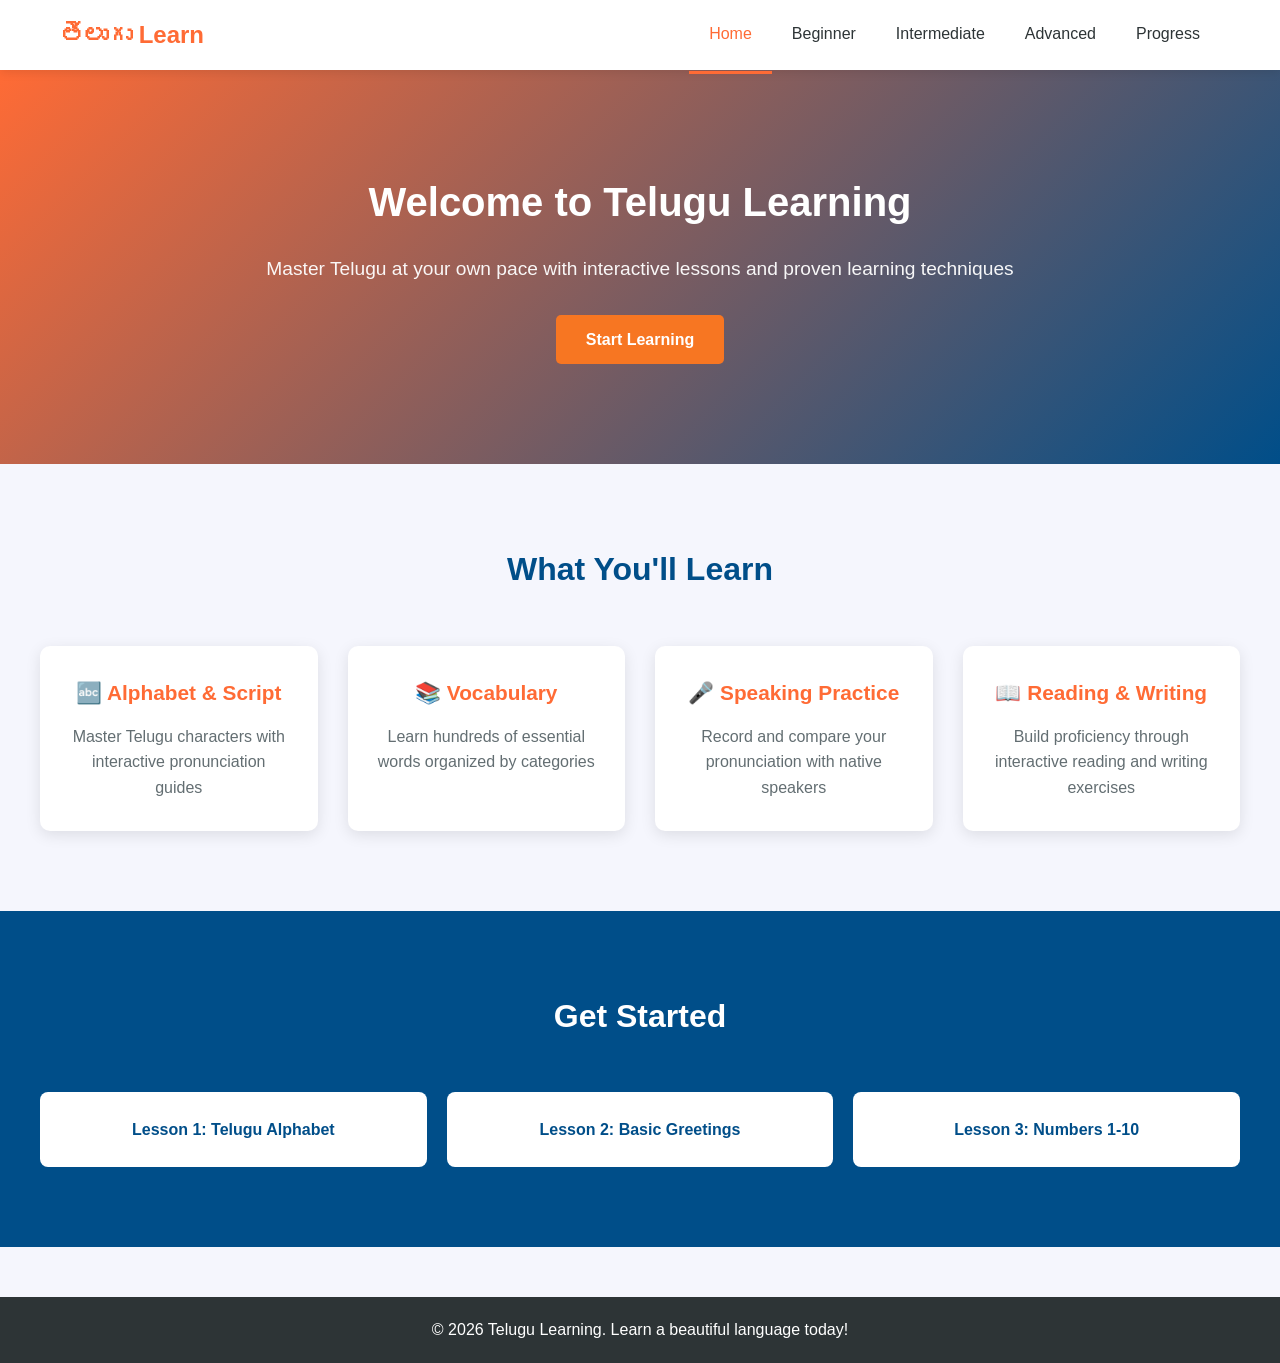
<file: index.html>
<!DOCTYPE html>
<html lang="en">
<head>
    <meta charset="UTF-8">
    <meta name="viewport" content="width=device-width, initial-scale=1.0">
    <title>Telugu Learning - Learn Telugu Online</title>
    <link rel="stylesheet" href="styles/main.css">
    <link rel="stylesheet" href="styles/navigation.css">
</head>
<body>
    <nav class="navbar">
        <div class="nav-container">
            <div class="logo">
                <h1>తెలుగు Learn</h1>
            </div>
            <ul class="nav-menu">
                <li><a href="index.html" class="nav-link active">Home</a></li>
                <li><a href="pages/beginner.html" class="nav-link">Beginner</a></li>
                <li><a href="pages/intermediate.html" class="nav-link">Intermediate</a></li>
                <li><a href="pages/advanced.html" class="nav-link">Advanced</a></li>
                <li><a href="pages/progress.html" class="nav-link">Progress</a></li>
            </ul>
        </div>
    </nav>

    <header class="hero">
        <div class="hero-content">
            <h2>Welcome to Telugu Learning</h2>
            <p>Master Telugu at your own pace with interactive lessons and proven learning techniques</p>
            <a href="pages/beginner.html" class="btn btn-primary">Start Learning</a>
        </div>
    </header>

    <section class="features">
        <h3>What You'll Learn</h3>
        <div class="features-grid">
            <div class="feature-card">
                <h4>🔤 Alphabet & Script</h4>
                <p>Master Telugu characters with interactive pronunciation guides</p>
            </div>
            <div class="feature-card">
                <h4>📚 Vocabulary</h4>
                <p>Learn hundreds of essential words organized by categories</p>
            </div>
            <div class="feature-card">
                <h4>🎤 Speaking Practice</h4>
                <p>Record and compare your pronunciation with native speakers</p>
            </div>
            <div class="feature-card">
                <h4>📖 Reading & Writing</h4>
                <p>Build proficiency through interactive reading and writing exercises</p>
            </div>
        </div>
    </section>

    <section class="quick-links">
        <h3>Get Started</h3>
        <div class="links-grid">
            <a href="pages/lessons/1-alphabet.html" class="quick-link">Lesson 1: Telugu Alphabet</a>
            <a href="pages/lessons/2-greetings.html" class="quick-link">Lesson 2: Basic Greetings</a>
            <a href="pages/lessons/3-numbers.html" class="quick-link">Lesson 3: Numbers 1-10</a>
        </div>
    </section>

    <footer>
        <p>&copy; 2026 Telugu Learning. Learn a beautiful language today!</p>
    </footer>

    <script src="js/main.js"></script>
</body>
</html>
</file>
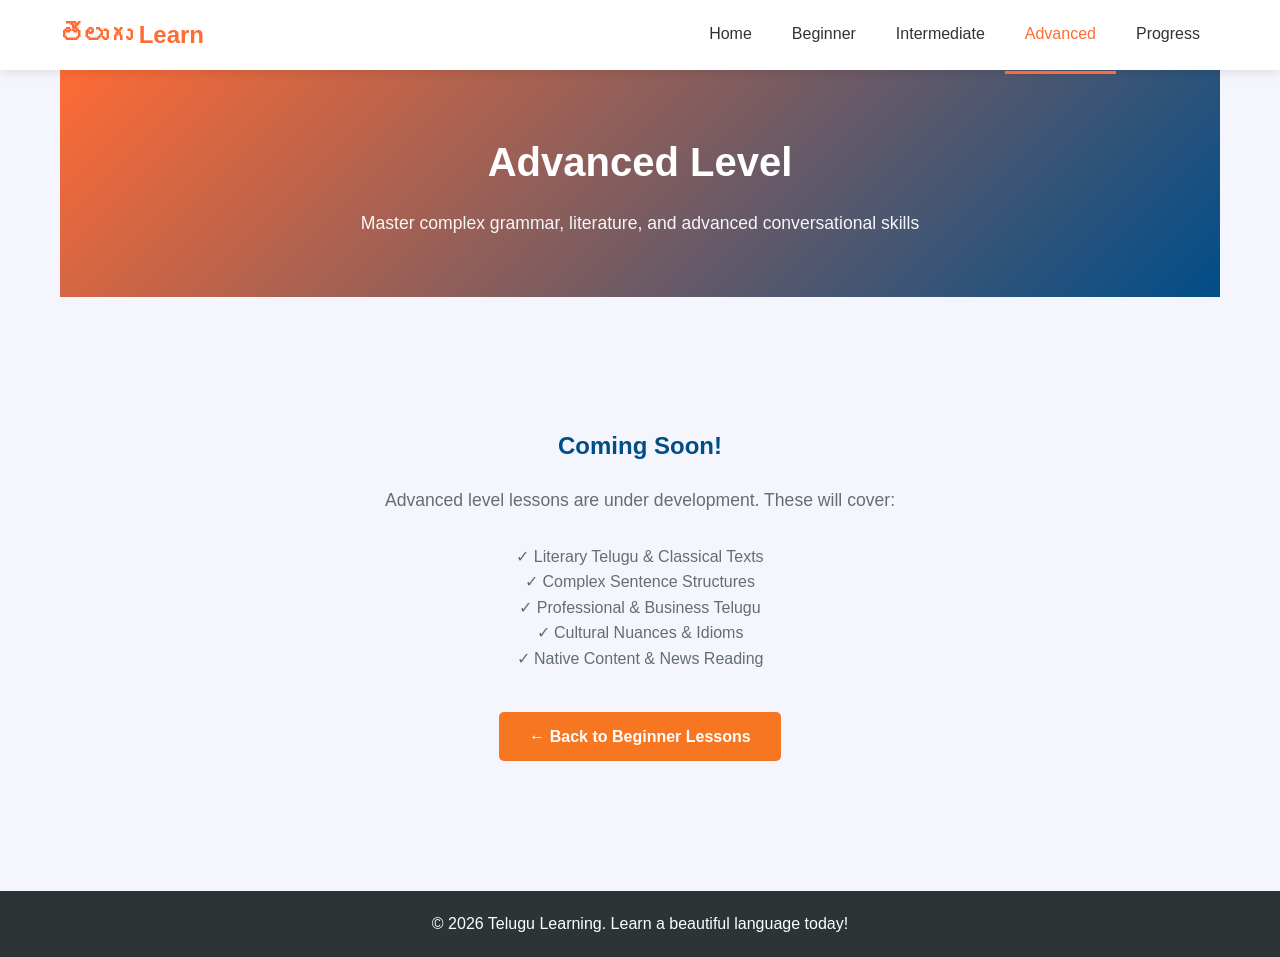
<file: pages/advanced.html>
<!DOCTYPE html>
<html lang="en">
<head>
    <meta charset="UTF-8">
    <meta name="viewport" content="width=device-width, initial-scale=1.0">
    <title>Advanced Lessons - Telugu Learning</title>
    <link rel="stylesheet" href="../styles/main.css">
    <link rel="stylesheet" href="../styles/navigation.css">
    <link rel="stylesheet" href="../styles/lessons.css">
</head>
<body>
    <nav class="navbar">
        <div class="nav-container">
            <div class="logo">
                <h1>తెలుగు Learn</h1>
            </div>
            <ul class="nav-menu">
                <li><a href="../index.html" class="nav-link">Home</a></li>
                <li><a href="beginner.html" class="nav-link">Beginner</a></li>
                <li><a href="intermediate.html" class="nav-link">Intermediate</a></li>
                <li><a href="advanced.html" class="nav-link active">Advanced</a></li>
                <li><a href="progress.html" class="nav-link">Progress</a></li>
            </ul>
        </div>
    </nav>

    <main class="container">
        <section class="lesson-header">
            <h1>Advanced Level</h1>
            <p>Master complex grammar, literature, and advanced conversational skills</p>
        </section>

        <section style="text-align: center; padding: 80px 20px;">
            <h2 style="color: var(--secondary-color); margin-bottom: 20px;">Coming Soon!</h2>
            <p style="color: var(--text-light); font-size: 1.1rem; margin-bottom: 30px;">
                Advanced level lessons are under development. These will cover:
            </p>
            <ul style="color: var(--text-light); list-style: none; margin-bottom: 40px;">
                <li>✓ Literary Telugu & Classical Texts</li>
                <li>✓ Complex Sentence Structures</li>
                <li>✓ Professional & Business Telugu</li>
                <li>✓ Cultural Nuances & Idioms</li>
                <li>✓ Native Content & News Reading</li>
            </ul>
            <a href="beginner.html" class="btn btn-primary">← Back to Beginner Lessons</a>
        </section>
    </main>

    <footer>
        <p>&copy; 2026 Telugu Learning. Learn a beautiful language today!</p>
    </footer>

    <script src="../js/main.js"></script>
</body>
</html>
</file>
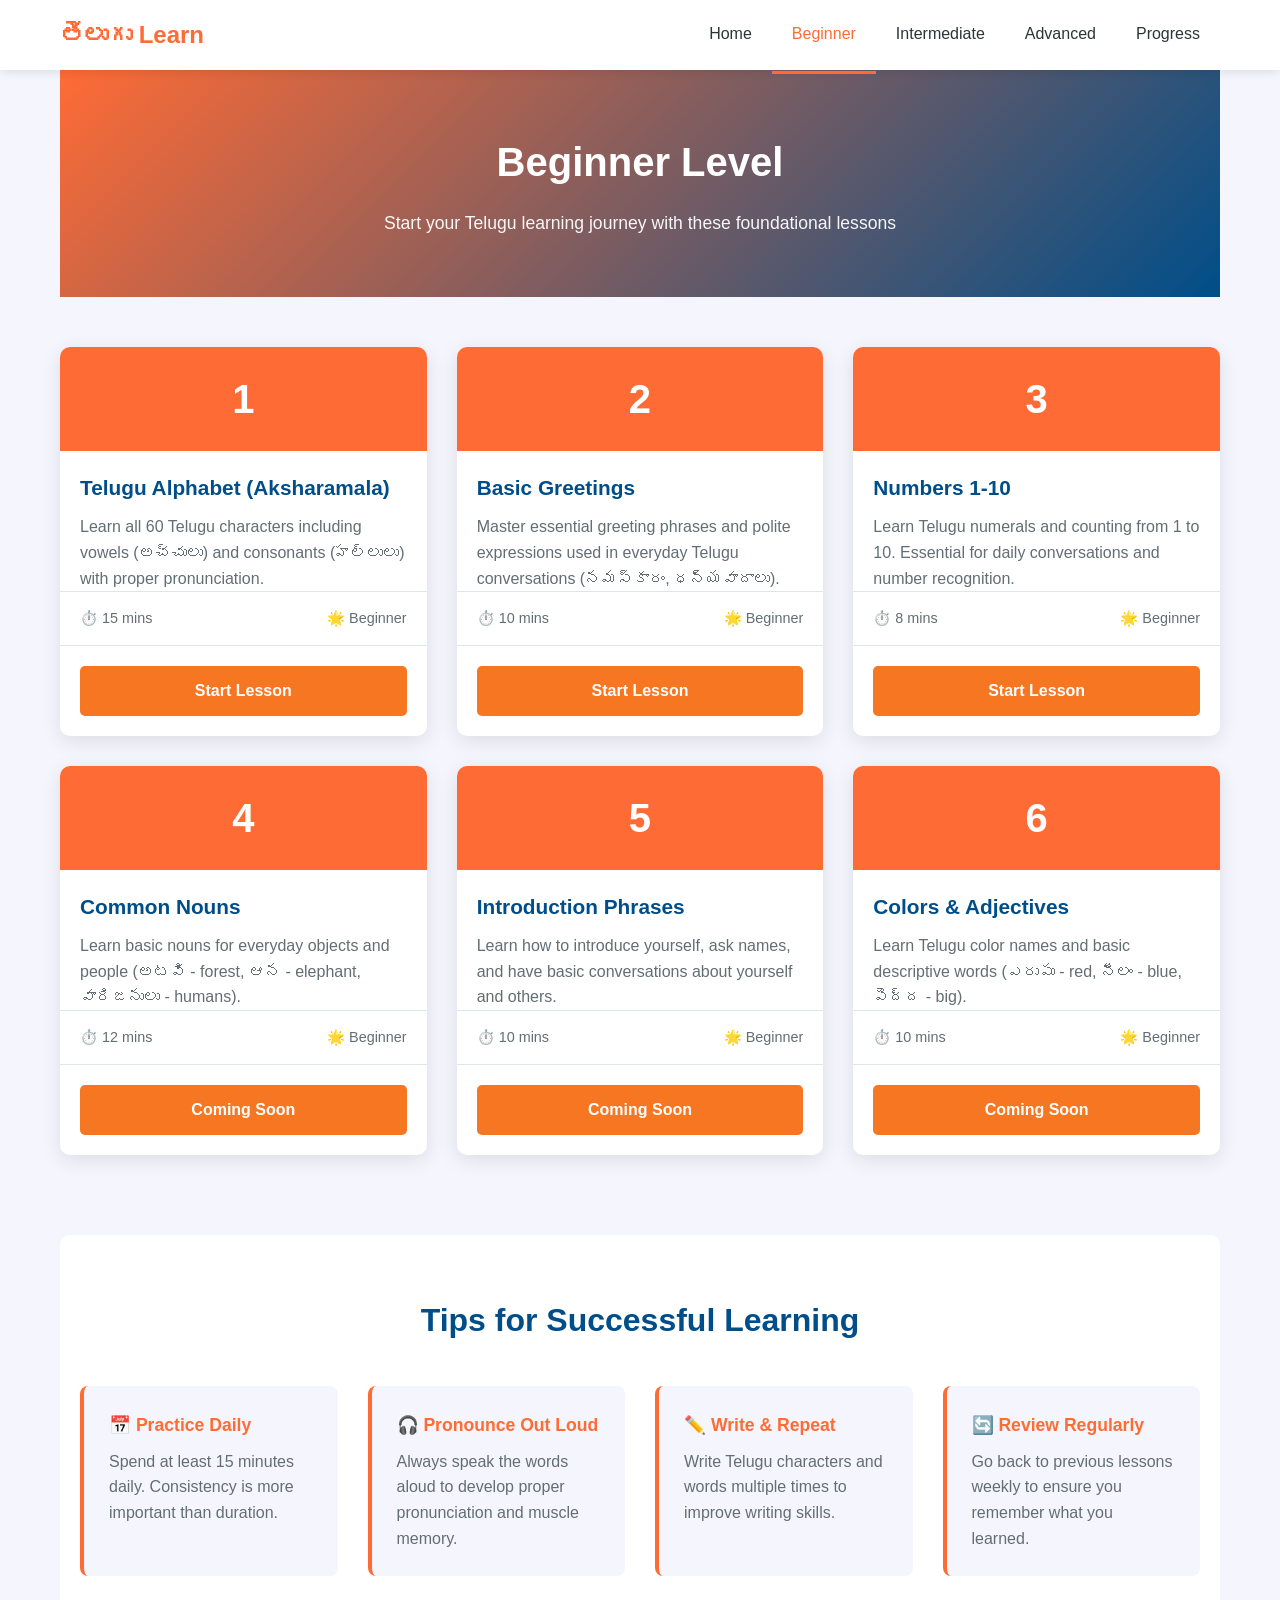
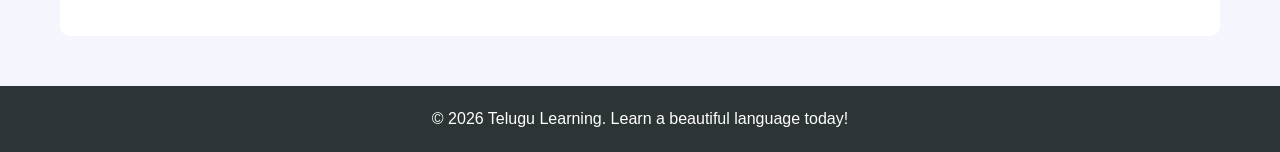
<file: pages/beginner.html>
<!DOCTYPE html>
<html lang="en">
<head>
    <meta charset="UTF-8">
    <meta name="viewport" content="width=device-width, initial-scale=1.0">
    <title>Beginner Lessons - Telugu Learning</title>
    <link rel="stylesheet" href="../styles/main.css">
    <link rel="stylesheet" href="../styles/navigation.css">
    <link rel="stylesheet" href="../styles/lessons.css">
</head>
<body>
    <nav class="navbar">
        <div class="nav-container">
            <div class="logo">
                <h1>తెలుగు Learn</h1>
            </div>
            <ul class="nav-menu">
                <li><a href="../index.html" class="nav-link">Home</a></li>
                <li><a href="beginner.html" class="nav-link active">Beginner</a></li>
                <li><a href="intermediate.html" class="nav-link">Intermediate</a></li>
                <li><a href="advanced.html" class="nav-link">Advanced</a></li>
                <li><a href="progress.html" class="nav-link">Progress</a></li>
            </ul>
        </div>
    </nav>

    <main class="container">
        <section class="lesson-header">
            <h1>Beginner Level</h1>
            <p>Start your Telugu learning journey with these foundational lessons</p>
        </section>

        <section class="lessons-grid">
            <div class="lesson-card">
                <div class="lesson-number">1</div>
                <h3>Telugu Alphabet (Aksharamala)</h3>
                <p>Learn all 60 Telugu characters including vowels (అచ్చులు) and consonants (హల్లులు) with proper pronunciation.</p>
                <div class="lesson-meta">
                    <span class="duration">⏱️ 15 mins</span>
                    <span class="difficulty">🌟 Beginner</span>
                </div>
                <a href="lessons/1-alphabet.html" class="btn btn-primary">Start Lesson</a>
            </div>

            <div class="lesson-card">
                <div class="lesson-number">2</div>
                <h3>Basic Greetings</h3>
                <p>Master essential greeting phrases and polite expressions used in everyday Telugu conversations (నమస్కారం, ధన్యవాదాలు).</p>
                <div class="lesson-meta">
                    <span class="duration">⏱️ 10 mins</span>
                    <span class="difficulty">🌟 Beginner</span>
                </div>
                <a href="lessons/2-greetings.html" class="btn btn-primary">Start Lesson</a>
            </div>

            <div class="lesson-card">
                <div class="lesson-number">3</div>
                <h3>Numbers 1-10</h3>
                <p>Learn Telugu numerals and counting from 1 to 10. Essential for daily conversations and number recognition.</p>
                <div class="lesson-meta">
                    <span class="duration">⏱️ 8 mins</span>
                    <span class="difficulty">🌟 Beginner</span>
                </div>
                <a href="lessons/3-numbers.html" class="btn btn-primary">Start Lesson</a>
            </div>

            <div class="lesson-card">
                <div class="lesson-number">4</div>
                <h3>Common Nouns</h3>
                <p>Learn basic nouns for everyday objects and people (అటవి - forest, ఆన - elephant, వారిజనులు - humans).</p>
                <div class="lesson-meta">
                    <span class="duration">⏱️ 12 mins</span>
                    <span class="difficulty">🌟 Beginner</span>
                </div>
                <a href="lessons/4-nouns.html" class="btn btn-primary">Coming Soon</a>
            </div>

            <div class="lesson-card">
                <div class="lesson-number">5</div>
                <h3>Introduction Phrases</h3>
                <p>Learn how to introduce yourself, ask names, and have basic conversations about yourself and others.</p>
                <div class="lesson-meta">
                    <span class="duration">⏱️ 10 mins</span>
                    <span class="difficulty">🌟 Beginner</span>
                </div>
                <a href="lessons/5-introduction.html" class="btn btn-primary">Coming Soon</a>
            </div>

            <div class="lesson-card">
                <div class="lesson-number">6</div>
                <h3>Colors & Adjectives</h3>
                <p>Learn Telugu color names and basic descriptive words (ఎరుపు - red, నీలం - blue, పెద్ద - big).</p>
                <div class="lesson-meta">
                    <span class="duration">⏱️ 10 mins</span>
                    <span class="difficulty">🌟 Beginner</span>
                </div>
                <a href="lessons/6-colors.html" class="btn btn-primary">Coming Soon</a>
            </div>
        </section>

        <section class="learning-tips">
            <h2>Tips for Successful Learning</h2>
            <div class="tips-grid">
                <div class="tip">
                    <h4>📅 Practice Daily</h4>
                    <p>Spend at least 15 minutes daily. Consistency is more important than duration.</p>
                </div>
                <div class="tip">
                    <h4>🎧 Pronounce Out Loud</h4>
                    <p>Always speak the words aloud to develop proper pronunciation and muscle memory.</p>
                </div>
                <div class="tip">
                    <h4>✏️ Write & Repeat</h4>
                    <p>Write Telugu characters and words multiple times to improve writing skills.</p>
                </div>
                <div class="tip">
                    <h4>🔄 Review Regularly</h4>
                    <p>Go back to previous lessons weekly to ensure you remember what you learned.</p>
                </div>
            </div>
        </section>
    </main>

    <footer>
        <p>&copy; 2026 Telugu Learning. Learn a beautiful language today!</p>
    </footer>

    <script src="../js/main.js"></script>
</body>
</html>
</file>
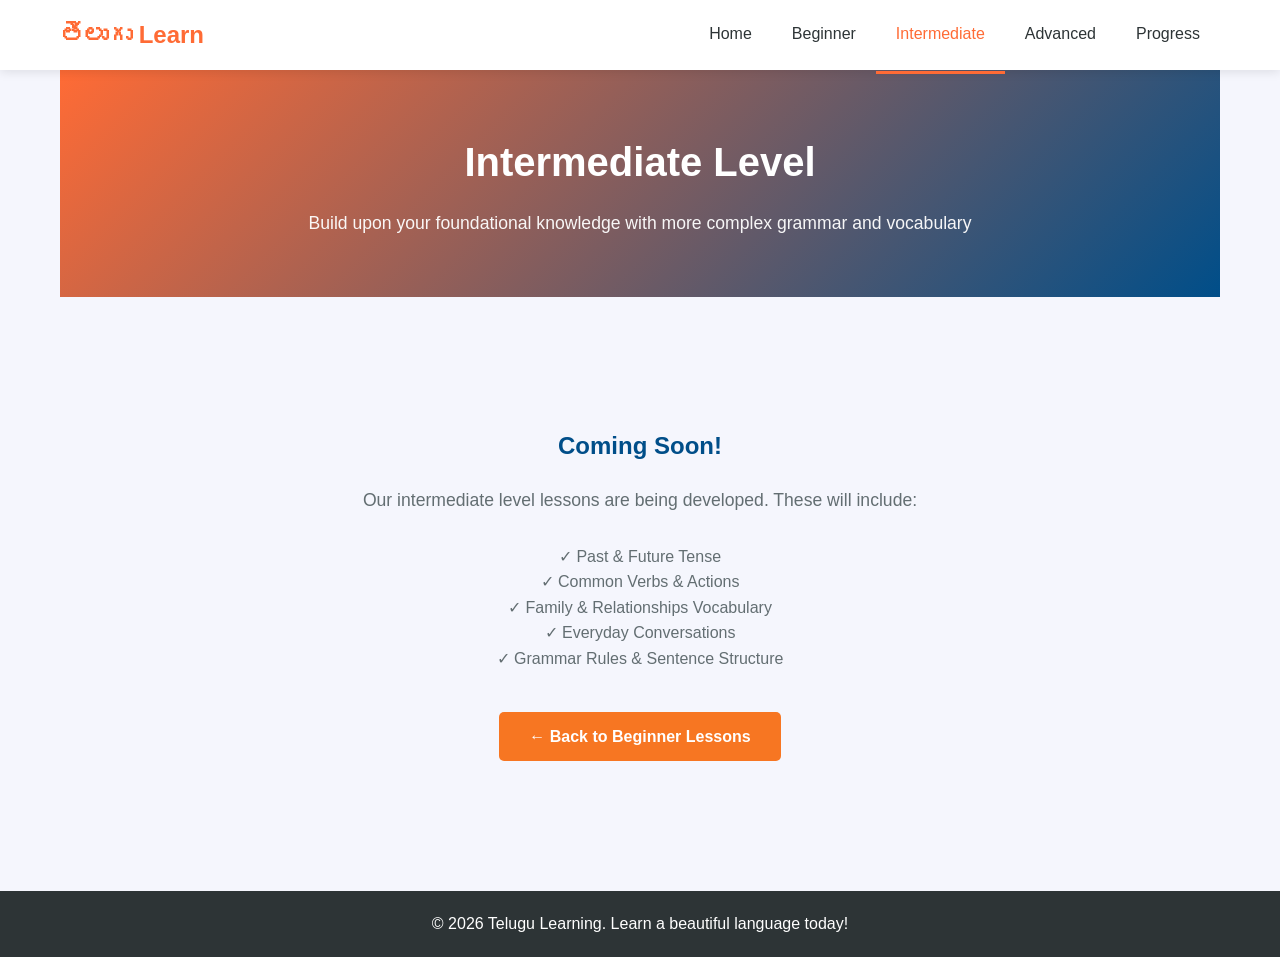
<file: pages/intermediate.html>
<!DOCTYPE html>
<html lang="en">
<head>
    <meta charset="UTF-8">
    <meta name="viewport" content="width=device-width, initial-scale=1.0">
    <title>Intermediate Lessons - Telugu Learning</title>
    <link rel="stylesheet" href="../styles/main.css">
    <link rel="stylesheet" href="../styles/navigation.css">
    <link rel="stylesheet" href="../styles/lessons.css">
</head>
<body>
    <nav class="navbar">
        <div class="nav-container">
            <div class="logo">
                <h1>తెలుగు Learn</h1>
            </div>
            <ul class="nav-menu">
                <li><a href="../index.html" class="nav-link">Home</a></li>
                <li><a href="beginner.html" class="nav-link">Beginner</a></li>
                <li><a href="intermediate.html" class="nav-link active">Intermediate</a></li>
                <li><a href="advanced.html" class="nav-link">Advanced</a></li>
                <li><a href="progress.html" class="nav-link">Progress</a></li>
            </ul>
        </div>
    </nav>

    <main class="container">
        <section class="lesson-header">
            <h1>Intermediate Level</h1>
            <p>Build upon your foundational knowledge with more complex grammar and vocabulary</p>
        </section>

        <section style="text-align: center; padding: 80px 20px;">
            <h2 style="color: var(--secondary-color); margin-bottom: 20px;">Coming Soon!</h2>
            <p style="color: var(--text-light); font-size: 1.1rem; margin-bottom: 30px;">
                Our intermediate level lessons are being developed. These will include:
            </p>
            <ul style="color: var(--text-light); list-style: none; margin-bottom: 40px;">
                <li>✓ Past & Future Tense</li>
                <li>✓ Common Verbs & Actions</li>
                <li>✓ Family & Relationships Vocabulary</li>
                <li>✓ Everyday Conversations</li>
                <li>✓ Grammar Rules & Sentence Structure</li>
            </ul>
            <a href="beginner.html" class="btn btn-primary">← Back to Beginner Lessons</a>
        </section>
    </main>

    <footer>
        <p>&copy; 2026 Telugu Learning. Learn a beautiful language today!</p>
    </footer>

    <script src="../js/main.js"></script>
</body>
</html>
</file>
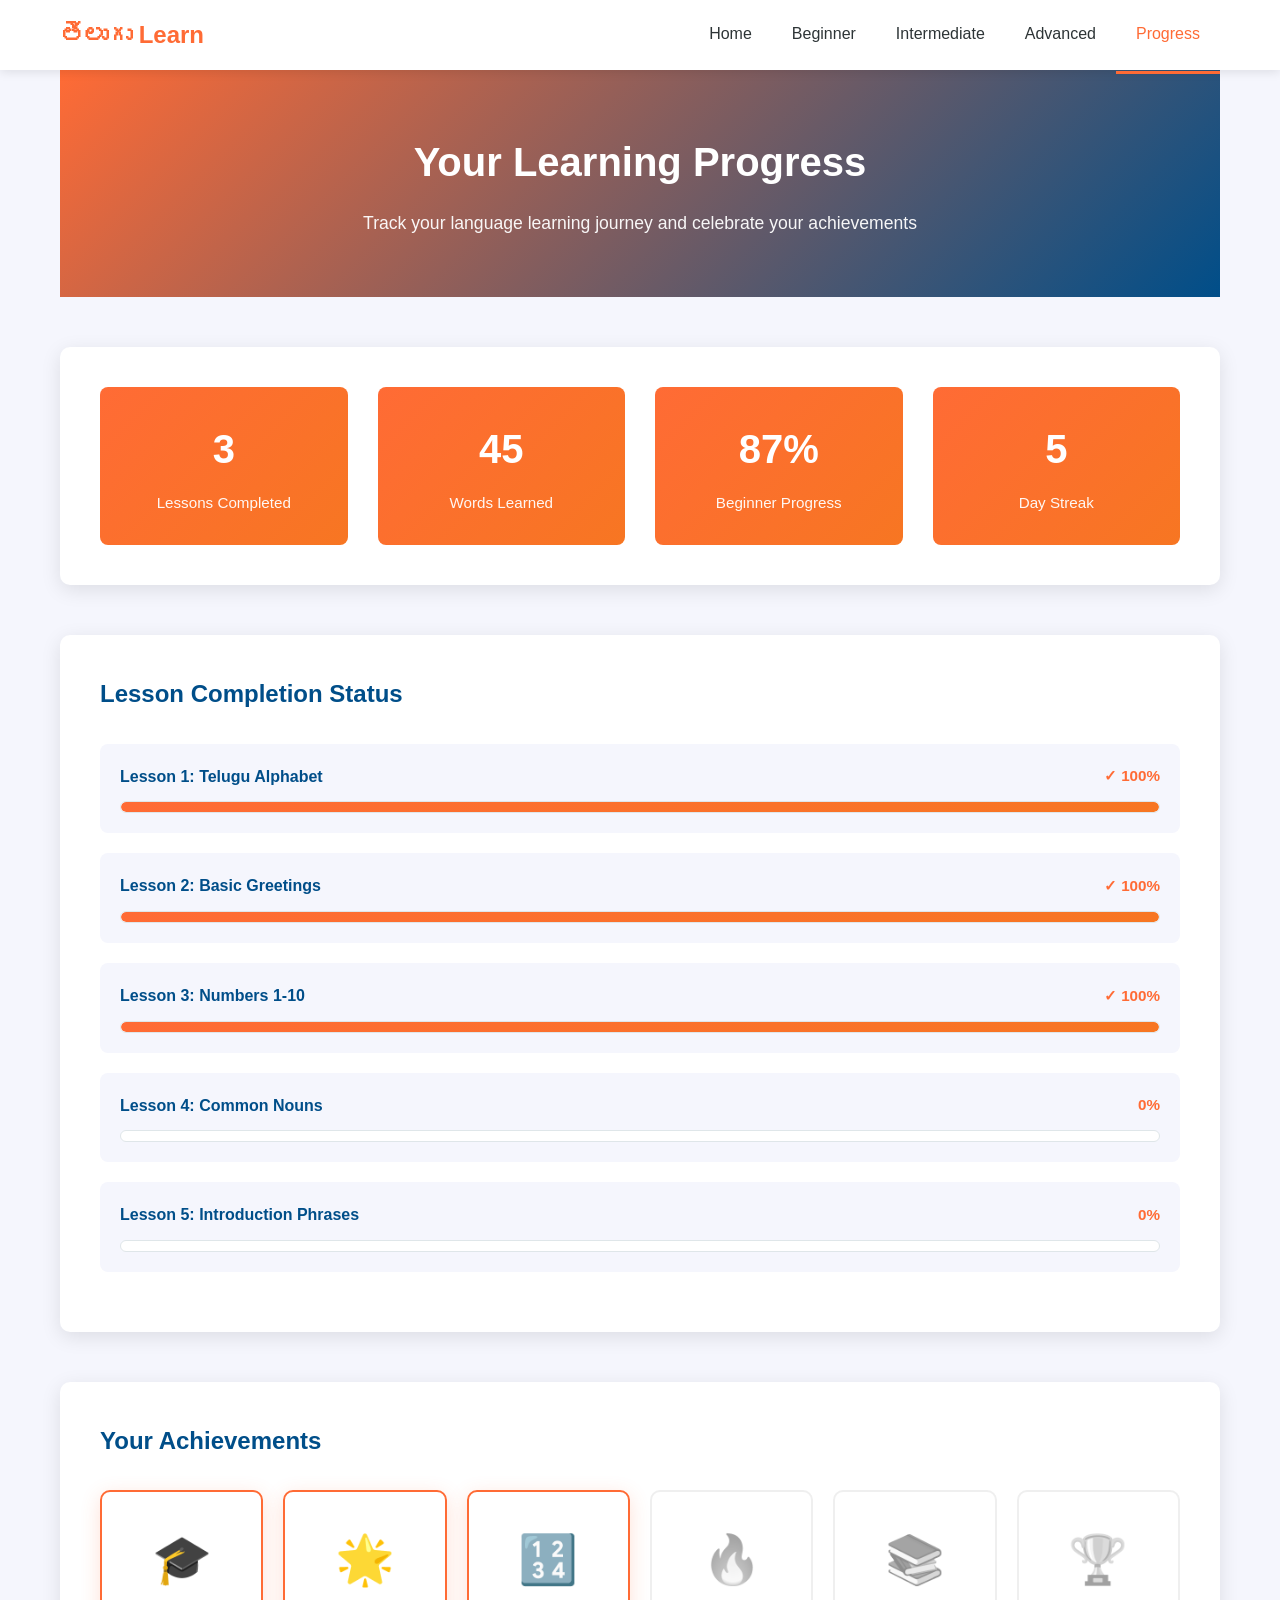
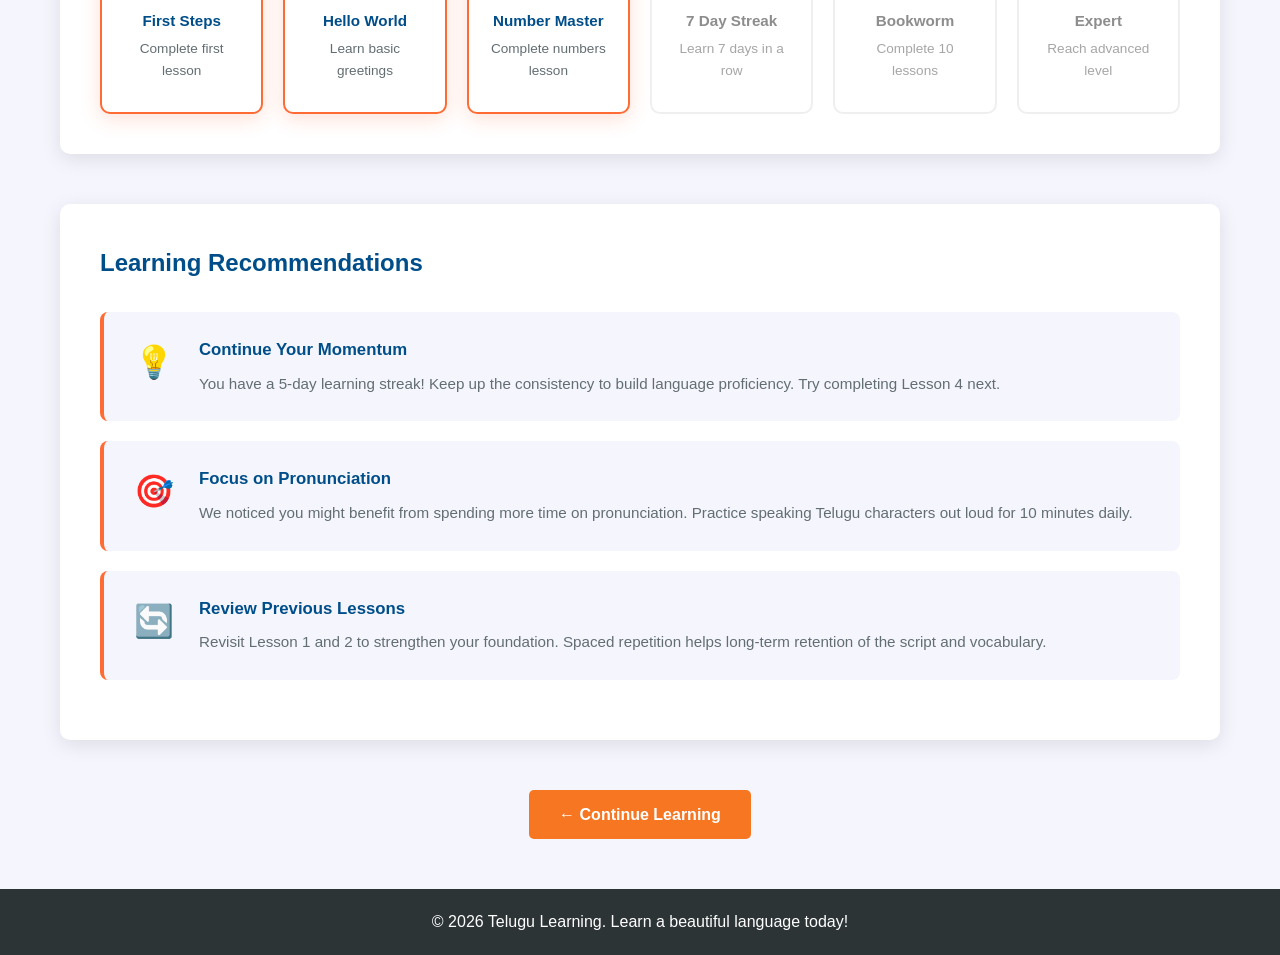
<file: pages/progress.html>
<!DOCTYPE html>
<html lang="en">
<head>
    <meta charset="UTF-8">
    <meta name="viewport" content="width=device-width, initial-scale=1.0">
    <title>Your Progress - Telugu Learning</title>
    <link rel="stylesheet" href="../styles/main.css">
    <link rel="stylesheet" href="../styles/navigation.css">
    <link rel="stylesheet" href="../styles/lessons.css">
    <link rel="stylesheet" href="../styles/progress.css">
</head>
<body>
    <nav class="navbar">
        <div class="nav-container">
            <div class="logo">
                <h1>తెలుగు Learn</h1>
            </div>
            <ul class="nav-menu">
                <li><a href="../index.html" class="nav-link">Home</a></li>
                <li><a href="beginner.html" class="nav-link">Beginner</a></li>
                <li><a href="intermediate.html" class="nav-link">Intermediate</a></li>
                <li><a href="advanced.html" class="nav-link">Advanced</a></li>
                <li><a href="progress.html" class="nav-link active">Progress</a></li>
            </ul>
        </div>
    </nav>

    <main class="container">
        <section class="lesson-header">
            <h1>Your Learning Progress</h1>
            <p>Track your language learning journey and celebrate your achievements</p>
        </section>

        <div class="progress-dashboard">
            <div class="stats-grid">
                <div class="stat-card">
                    <div class="stat-number">3</div>
                    <div class="stat-label">Lessons Completed</div>
                </div>
                <div class="stat-card">
                    <div class="stat-number">45</div>
                    <div class="stat-label">Words Learned</div>
                </div>
                <div class="stat-card">
                    <div class="stat-number">87%</div>
                    <div class="stat-label">Beginner Progress</div>
                </div>
                <div class="stat-card">
                    <div class="stat-number">5</div>
                    <div class="stat-label">Day Streak</div>
                </div>
            </div>
        </div>

        <section class="lesson-content" style="margin-top: 50px;">
            <h2 style="color: var(--secondary-color); margin-bottom: 30px;">Lesson Completion Status</h2>
            
            <div class="progress-item">
                <div class="progress-header">
                    <span class="progress-title">Lesson 1: Telugu Alphabet</span>
                    <span class="progress-percentage">✓ 100%</span>
                </div>
                <div class="progress-bar">
                    <div class="progress-fill" style="width: 100%;"></div>
                </div>
            </div>

            <div class="progress-item">
                <div class="progress-header">
                    <span class="progress-title">Lesson 2: Basic Greetings</span>
                    <span class="progress-percentage">✓ 100%</span>
                </div>
                <div class="progress-bar">
                    <div class="progress-fill" style="width: 100%;"></div>
                </div>
            </div>

            <div class="progress-item">
                <div class="progress-header">
                    <span class="progress-title">Lesson 3: Numbers 1-10</span>
                    <span class="progress-percentage">✓ 100%</span>
                </div>
                <div class="progress-bar">
                    <div class="progress-fill" style="width: 100%;"></div>
                </div>
            </div>

            <div class="progress-item">
                <div class="progress-header">
                    <span class="progress-title">Lesson 4: Common Nouns</span>
                    <span class="progress-percentage">0%</span>
                </div>
                <div class="progress-bar">
                    <div class="progress-fill" style="width: 0%;"></div>
                </div>
            </div>

            <div class="progress-item">
                <div class="progress-header">
                    <span class="progress-title">Lesson 5: Introduction Phrases</span>
                    <span class="progress-percentage">0%</span>
                </div>
                <div class="progress-bar">
                    <div class="progress-fill" style="width: 0%;"></div>
                </div>
            </div>
        </section>

        <section class="lesson-content" style="margin-top: 50px;">
            <h2 style="color: var(--secondary-color); margin-bottom: 30px;">Your Achievements</h2>
            
            <div class="achievements-grid">
                <div class="achievement-badge unlocked">
                    <div class="badge-icon">🎓</div>
                    <div class="badge-title">First Steps</div>
                    <div class="badge-desc">Complete first lesson</div>
                </div>
                <div class="achievement-badge unlocked">
                    <div class="badge-icon">🌟</div>
                    <div class="badge-title">Hello World</div>
                    <div class="badge-desc">Learn basic greetings</div>
                </div>
                <div class="achievement-badge unlocked">
                    <div class="badge-icon">🔢</div>
                    <div class="badge-title">Number Master</div>
                    <div class="badge-desc">Complete numbers lesson</div>
                </div>
                <div class="achievement-badge">
                    <div class="badge-icon">🔥</div>
                    <div class="badge-title">7 Day Streak</div>
                    <div class="badge-desc">Learn 7 days in a row</div>
                </div>
                <div class="achievement-badge">
                    <div class="badge-icon">📚</div>
                    <div class="badge-title">Bookworm</div>
                    <div class="badge-desc">Complete 10 lessons</div>
                </div>
                <div class="achievement-badge">
                    <div class="badge-icon">🏆</div>
                    <div class="badge-title">Expert</div>
                    <div class="badge-desc">Reach advanced level</div>
                </div>
            </div>
        </section>

        <section class="lesson-content" style="margin-top: 50px; margin-bottom: 50px;">
            <h2 style="color: var(--secondary-color); margin-bottom: 30px;">Learning Recommendations</h2>
            
            <div class="recommendation">
                <div class="rec-icon">💡</div>
                <div class="rec-content">
                    <h4>Continue Your Momentum</h4>
                    <p>You have a 5-day learning streak! Keep up the consistency to build language proficiency. Try completing Lesson 4 next.</p>
                </div>
            </div>

            <div class="recommendation">
                <div class="rec-icon">🎯</div>
                <div class="rec-content">
                    <h4>Focus on Pronunciation</h4>
                    <p>We noticed you might benefit from spending more time on pronunciation. Practice speaking Telugu characters out loud for 10 minutes daily.</p>
                </div>
            </div>

            <div class="recommendation">
                <div class="rec-icon">🔄</div>
                <div class="rec-content">
                    <h4>Review Previous Lessons</h4>
                    <p>Revisit Lesson 1 and 2 to strengthen your foundation. Spaced repetition helps long-term retention of the script and vocabulary.</p>
                </div>
            </div>
        </section>

        <div style="text-align: center; margin: 50px 0;">
            <a href="beginner.html" class="btn btn-primary">← Continue Learning</a>
        </div>
    </main>

    <footer>
        <p>&copy; 2026 Telugu Learning. Learn a beautiful language today!</p>
    </footer>

    <script src="../js/main.js"></script>
</body>
</html>
</file>
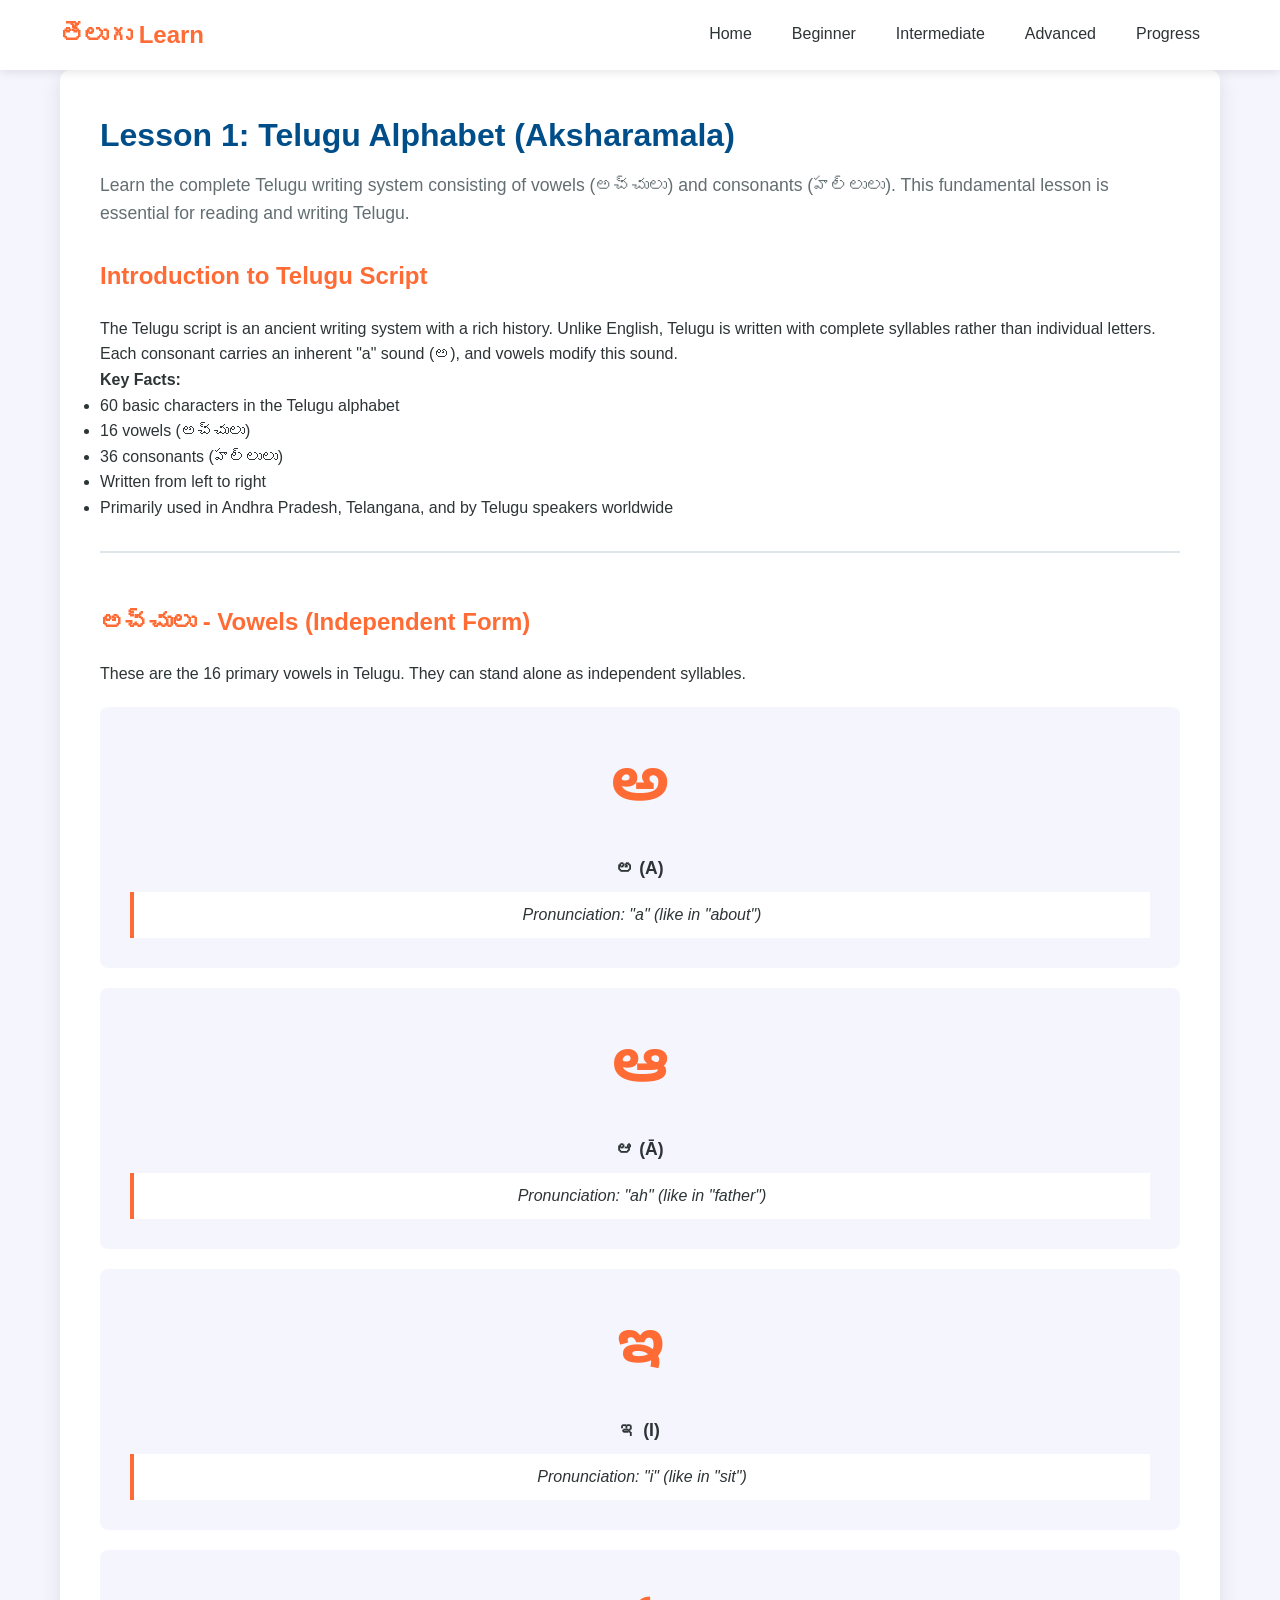
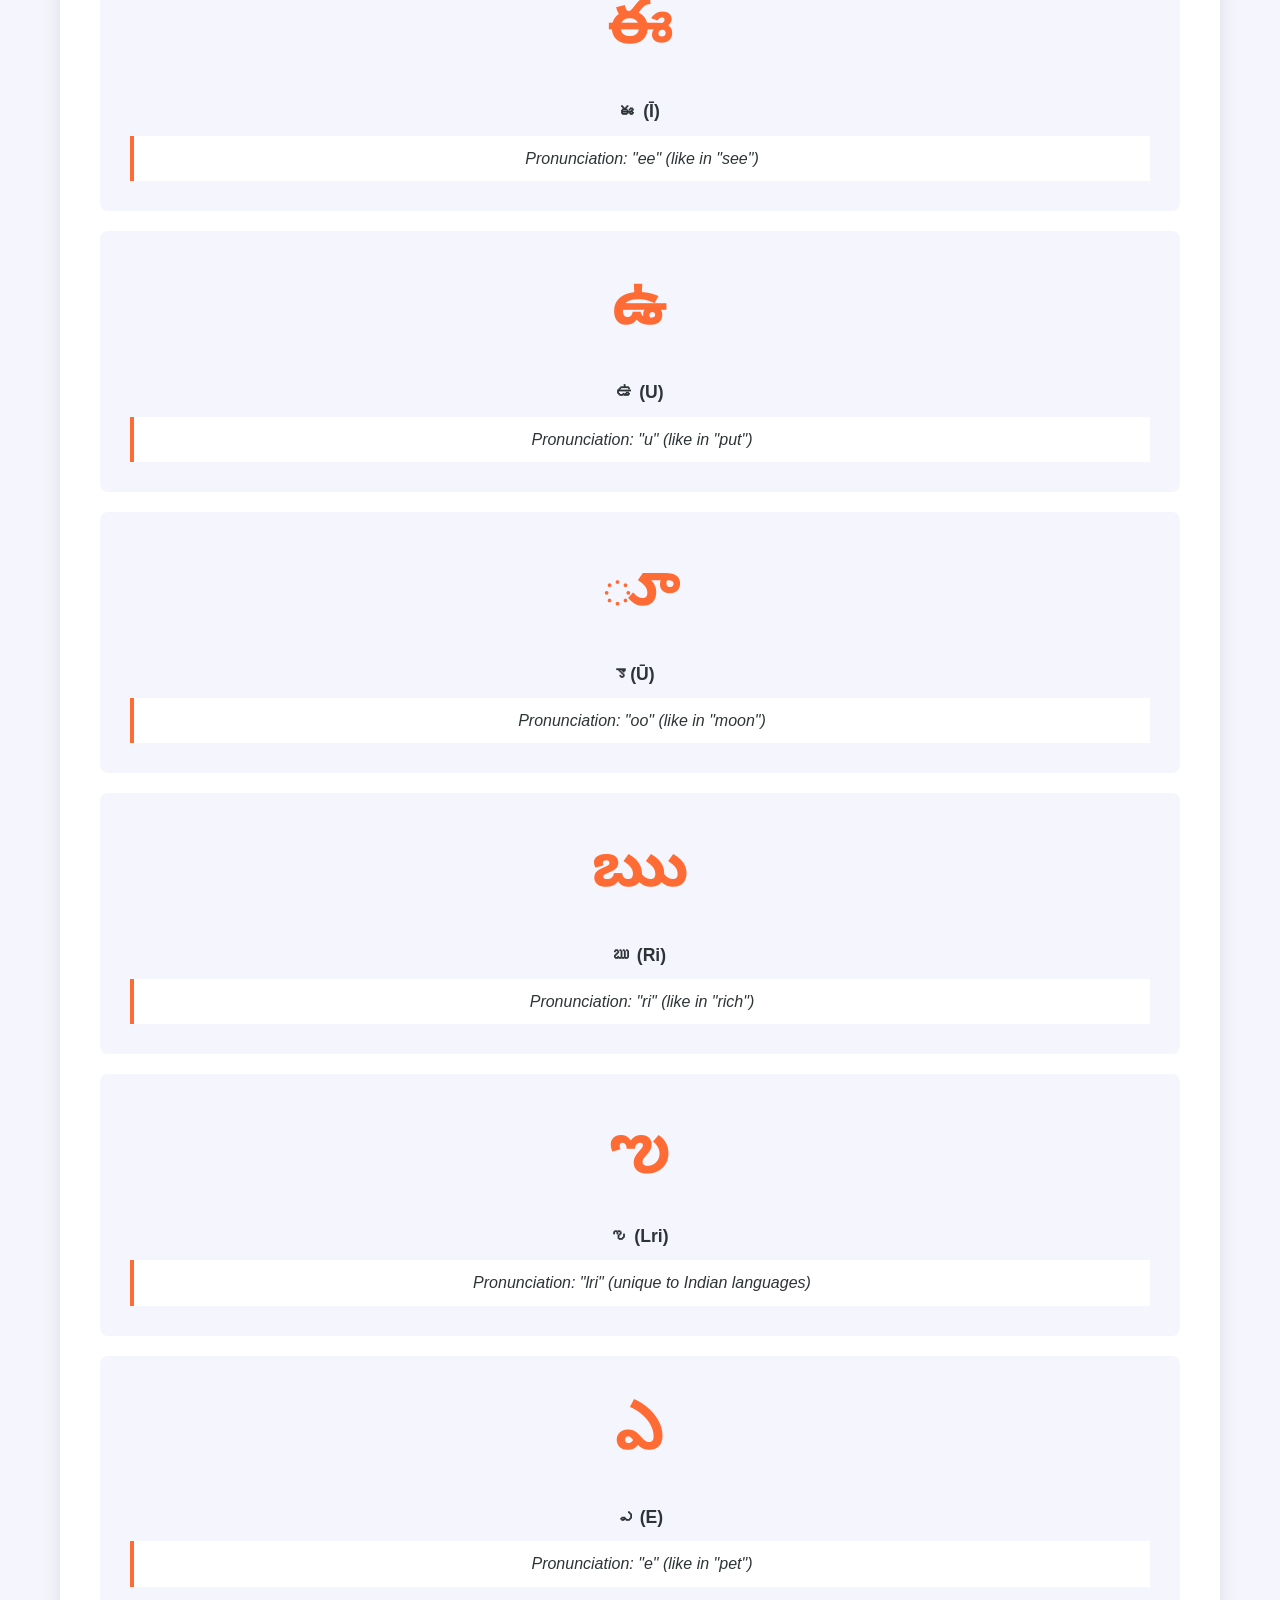
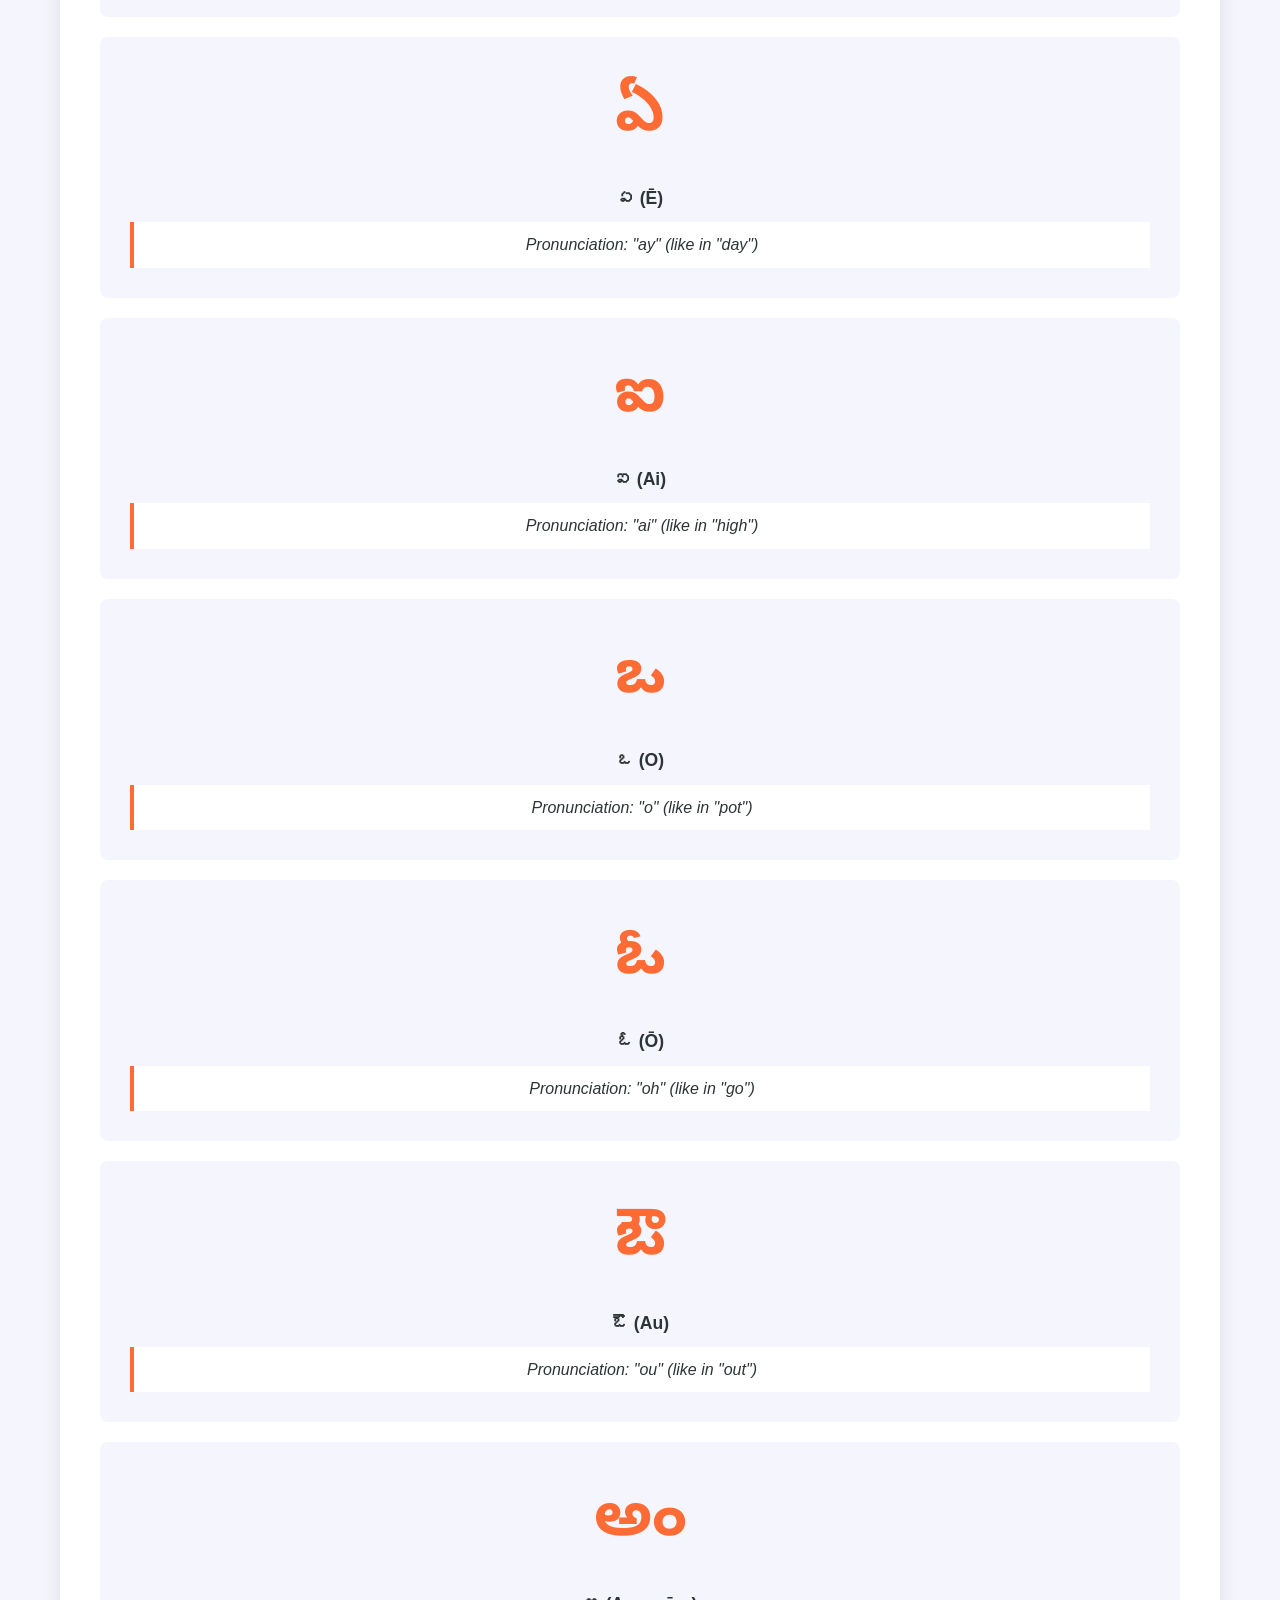
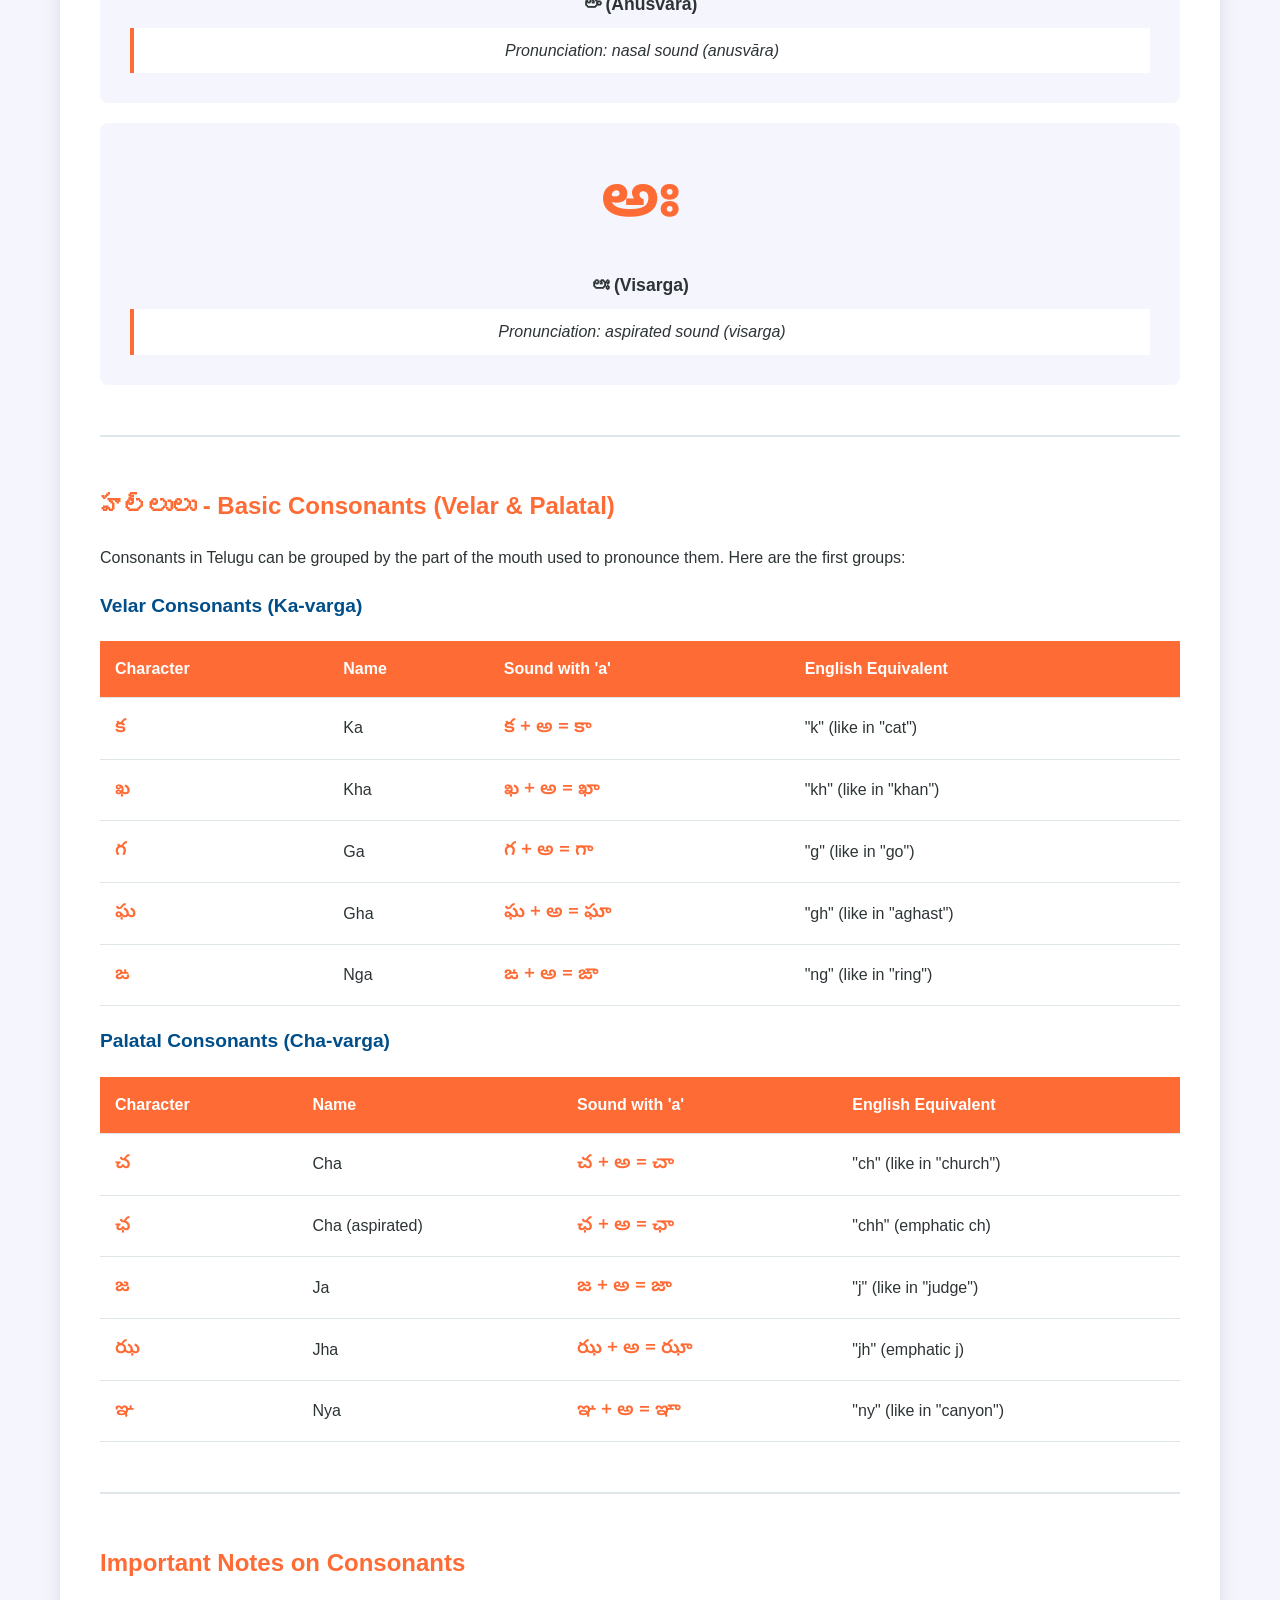
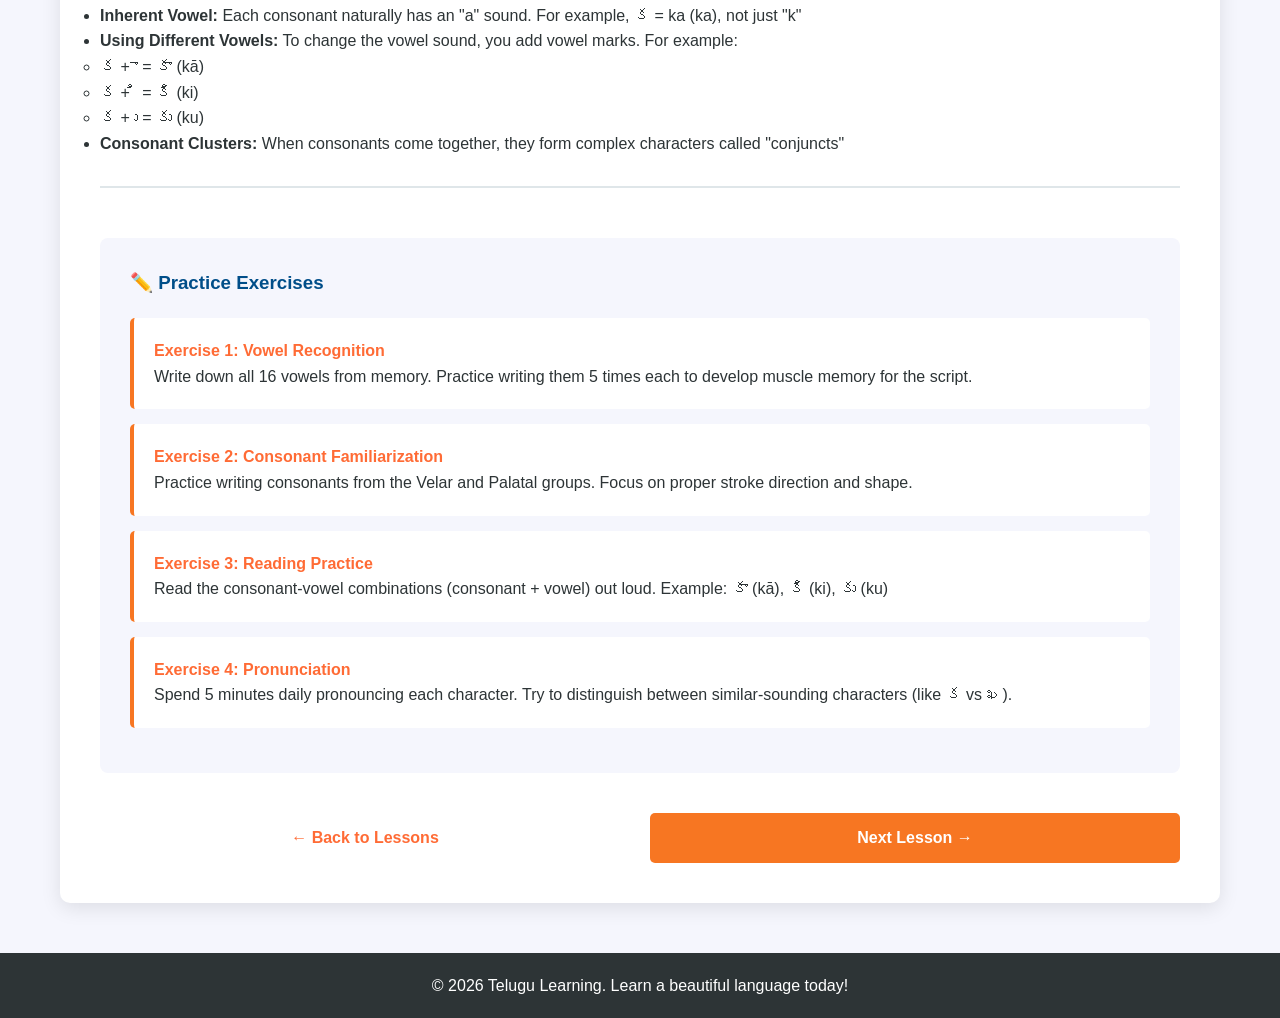
<file: pages/lessons/1-alphabet.html>
<!DOCTYPE html>
<html lang="en">
<head>
    <meta charset="UTF-8">
    <meta name="viewport" content="width=device-width, initial-scale=1.0">
    <title>Lesson 1: Telugu Alphabet - Telugu Learning</title>
    <link rel="stylesheet" href="../../styles/main.css">
    <link rel="stylesheet" href="../../styles/navigation.css">
    <link rel="stylesheet" href="../../styles/lessons.css">
    <link href="https://fonts.googleapis.com/css2?family=Noto+Sans+Telugu:wght@400;700&display=swap" rel="stylesheet">
</head>
<body>
    <nav class="navbar">
        <div class="nav-container">
            <div class="logo">
                <h1>తెలుగు Learn</h1>
            </div>
            <ul class="nav-menu">
                <li><a href="../../index.html" class="nav-link">Home</a></li>
                <li><a href="../beginner.html" class="nav-link active">Beginner</a></li>
                <li><a href="../intermediate.html" class="nav-link">Intermediate</a></li>
                <li><a href="../advanced.html" class="nav-link">Advanced</a></li>
                <li><a href="../progress.html" class="nav-link">Progress</a></li>
            </ul>
        </div>
    </nav>

    <main class="container">
        <div class="lesson-content">
            <h1 class="lesson-title">Lesson 1: Telugu Alphabet (Aksharamala)</h1>
            <p>Learn the complete Telugu writing system consisting of vowels (అచ్చులు) and consonants (హల్లులు). This fundamental lesson is essential for reading and writing Telugu.</p>

            <div class="content-section">
                <h2>Introduction to Telugu Script</h2>
                <p>The Telugu script is an ancient writing system with a rich history. Unlike English, Telugu is written with complete syllables rather than individual letters. Each consonant carries an inherent "a" sound (అ), and vowels modify this sound.</p>
                <p><strong>Key Facts:</strong></p>
                <ul>
                    <li>60 basic characters in the Telugu alphabet</li>
                    <li>16 vowels (అచ్చులు)</li>
                    <li>36 consonants (హల్లులు)</li>
                    <li>Written from left to right</li>
                    <li>Primarily used in Andhra Pradesh, Telangana, and by Telugu speakers worldwide</li>
                </ul>
            </div>

            <div class="content-section">
                <h2>అచ్చులు - Vowels (Independent Form)</h2>
                <p>These are the 16 primary vowels in Telugu. They can stand alone as independent syllables.</p>

                <div class="character-block">
                    <div class="character">అ</div>
                    <div class="character-name">అ (A)</div>
                    <div class="pronunciation">Pronunciation: "a" (like in "about")</div>
                </div>

                <div class="character-block">
                    <div class="character">ఆ</div>
                    <div class="character-name">ఆ (Ā)</div>
                    <div class="pronunciation">Pronunciation: "ah" (like in "father")</div>
                </div>

                <div class="character-block">
                    <div class="character">ఇ</div>
                    <div class="character-name">ఇ (I)</div>
                    <div class="pronunciation">Pronunciation: "i" (like in "sit")</div>
                </div>

                <div class="character-block">
                    <div class="character">ఈ</div>
                    <div class="character-name">ఈ (Ī)</div>
                    <div class="pronunciation">Pronunciation: "ee" (like in "see")</div>
                </div>

                <div class="character-block">
                    <div class="character">ఉ</div>
                    <div class="character-name">ఉ (U)</div>
                    <div class="pronunciation">Pronunciation: "u" (like in "put")</div>
                </div>

                <div class="character-block">
                    <div class="character">ూ</div>
                    <div class="character-name">ూ (Ū)</div>
                    <div class="pronunciation">Pronunciation: "oo" (like in "moon")</div>
                </div>

                <div class="character-block">
                    <div class="character">ఋ</div>
                    <div class="character-name">ఋ (Ri)</div>
                    <div class="pronunciation">Pronunciation: "ri" (like in "rich")</div>
                </div>

                <div class="character-block">
                    <div class="character">ఌ</div>
                    <div class="character-name">ఌ (Lri)</div>
                    <div class="pronunciation">Pronunciation: "lri" (unique to Indian languages)</div>
                </div>

                <div class="character-block">
                    <div class="character">ఎ</div>
                    <div class="character-name">ఎ (E)</div>
                    <div class="pronunciation">Pronunciation: "e" (like in "pet")</div>
                </div>

                <div class="character-block">
                    <div class="character">ఏ</div>
                    <div class="character-name">ఏ (Ē)</div>
                    <div class="pronunciation">Pronunciation: "ay" (like in "day")</div>
                </div>

                <div class="character-block">
                    <div class="character">ఐ</div>
                    <div class="character-name">ఐ (Ai)</div>
                    <div class="pronunciation">Pronunciation: "ai" (like in "high")</div>
                </div>

                <div class="character-block">
                    <div class="character">ఒ</div>
                    <div class="character-name">ఒ (O)</div>
                    <div class="pronunciation">Pronunciation: "o" (like in "pot")</div>
                </div>

                <div class="character-block">
                    <div class="character">ఓ</div>
                    <div class="character-name">ఓ (Ō)</div>
                    <div class="pronunciation">Pronunciation: "oh" (like in "go")</div>
                </div>

                <div class="character-block">
                    <div class="character">ఔ</div>
                    <div class="character-name">ఔ (Au)</div>
                    <div class="pronunciation">Pronunciation: "ou" (like in "out")</div>
                </div>

                <div class="character-block">
                    <div class="character">అం</div>
                    <div class="character-name">అం (Anusvāra)</div>
                    <div class="pronunciation">Pronunciation: nasal sound (anusvāra)</div>
                </div>

                <div class="character-block">
                    <div class="character">అః</div>
                    <div class="character-name">అః (Visarga)</div>
                    <div class="pronunciation">Pronunciation: aspirated sound (visarga)</div>
                </div>
            </div>

            <div class="content-section">
                <h2>హల్లులు - Basic Consonants (Velar & Palatal)</h2>
                <p>Consonants in Telugu can be grouped by the part of the mouth used to pronounce them. Here are the first groups:</p>

                <h3>Velar Consonants (Ka-varga)</h3>
                <table class="vocab-table">
                    <thead>
                        <tr>
                            <th>Character</th>
                            <th>Name</th>
                            <th>Sound with 'a'</th>
                            <th>English Equivalent</th>
                        </tr>
                    </thead>
                    <tbody>
                        <tr>
                            <td class="vocab-telugu">క</td>
                            <td class="vocab-english">Ka</td>
                            <td class="vocab-telugu">క + అ = కా</td>
                            <td>"k" (like in "cat")</td>
                        </tr>
                        <tr>
                            <td class="vocab-telugu">ఖ</td>
                            <td class="vocab-english">Kha</td>
                            <td class="vocab-telugu">ఖ + అ = ఖా</td>
                            <td>"kh" (like in "khan")</td>
                        </tr>
                        <tr>
                            <td class="vocab-telugu">గ</td>
                            <td class="vocab-english">Ga</td>
                            <td class="vocab-telugu">గ + అ = గా</td>
                            <td>"g" (like in "go")</td>
                        </tr>
                        <tr>
                            <td class="vocab-telugu">ఘ</td>
                            <td class="vocab-english">Gha</td>
                            <td class="vocab-telugu">ఘ + అ = ఘా</td>
                            <td>"gh" (like in "aghast")</td>
                        </tr>
                        <tr>
                            <td class="vocab-telugu">ఙ</td>
                            <td class="vocab-english">Nga</td>
                            <td class="vocab-telugu">ఙ + అ = ఙా</td>
                            <td>"ng" (like in "ring")</td>
                        </tr>
                    </tbody>
                </table>

                <h3>Palatal Consonants (Cha-varga)</h3>
                <table class="vocab-table">
                    <thead>
                        <tr>
                            <th>Character</th>
                            <th>Name</th>
                            <th>Sound with 'a'</th>
                            <th>English Equivalent</th>
                        </tr>
                    </thead>
                    <tbody>
                        <tr>
                            <td class="vocab-telugu">చ</td>
                            <td class="vocab-english">Cha</td>
                            <td class="vocab-telugu">చ + అ = చా</td>
                            <td>"ch" (like in "church")</td>
                        </tr>
                        <tr>
                            <td class="vocab-telugu">ఛ</td>
                            <td class="vocab-english">Cha (aspirated)</td>
                            <td class="vocab-telugu">ఛ + అ = ఛా</td>
                            <td>"chh" (emphatic ch)</td>
                        </tr>
                        <tr>
                            <td class="vocab-telugu">జ</td>
                            <td class="vocab-english">Ja</td>
                            <td class="vocab-telugu">జ + అ = జా</td>
                            <td>"j" (like in "judge")</td>
                        </tr>
                        <tr>
                            <td class="vocab-telugu">ఝ</td>
                            <td class="vocab-english">Jha</td>
                            <td class="vocab-telugu">ఝ + అ = ఝా</td>
                            <td>"jh" (emphatic j)</td>
                        </tr>
                        <tr>
                            <td class="vocab-telugu">ఞ</td>
                            <td class="vocab-english">Nya</td>
                            <td class="vocab-telugu">ఞ + అ = ఞా</td>
                            <td>"ny" (like in "canyon")</td>
                        </tr>
                    </tbody>
                </table>
            </div>

            <div class="content-section">
                <h2>Important Notes on Consonants</h2>
                <ul>
                    <li><strong>Inherent Vowel:</strong> Each consonant naturally has an "a" sound. For example, క = ka (ka), not just "k"</li>
                    <li><strong>Using Different Vowels:</strong> To change the vowel sound, you add vowel marks. For example:
                        <ul>
                            <li>క + ా = కా (kā)</li>
                            <li>క + ి = కి (ki)</li>
                            <li>క + ు = కు (ku)</li>
                        </ul>
                    </li>
                    <li><strong>Consonant Clusters:</strong> When consonants come together, they form complex characters called "conjuncts"</li>
                </ul>
            </div>

            <div class="practice-section">
                <h3>✏️ Practice Exercises</h3>

                <div class="practice-item">
                    <strong>Exercise 1: Vowel Recognition</strong>
                    <p>Write down all 16 vowels from memory. Practice writing them 5 times each to develop muscle memory for the script.</p>
                </div>

                <div class="practice-item">
                    <strong>Exercise 2: Consonant Familiarization</strong>
                    <p>Practice writing consonants from the Velar and Palatal groups. Focus on proper stroke direction and shape.</p>
                </div>

                <div class="practice-item">
                    <strong>Exercise 3: Reading Practice</strong>
                    <p>Read the consonant-vowel combinations (consonant + vowel) out loud. Example: కా (kā), కి (ki), కు (ku)</p>
                </div>

                <div class="practice-item">
                    <strong>Exercise 4: Pronunciation</strong>
                    <p>Spend 5 minutes daily pronouncing each character. Try to distinguish between similar-sounding characters (like క vs ఖ).</p>
                </div>
            </div>

            <div class="lesson-nav">
                <a href="../beginner.html" class="btn btn-secondary">← Back to Lessons</a>
                <a href="2-greetings.html" class="btn btn-primary">Next Lesson →</a>
            </div>
        </div>
    </main>

    <footer>
        <p>&copy; 2026 Telugu Learning. Learn a beautiful language today!</p>
    </footer>

    <script src="../../js/main.js"></script>
</body>
</html>
</file>
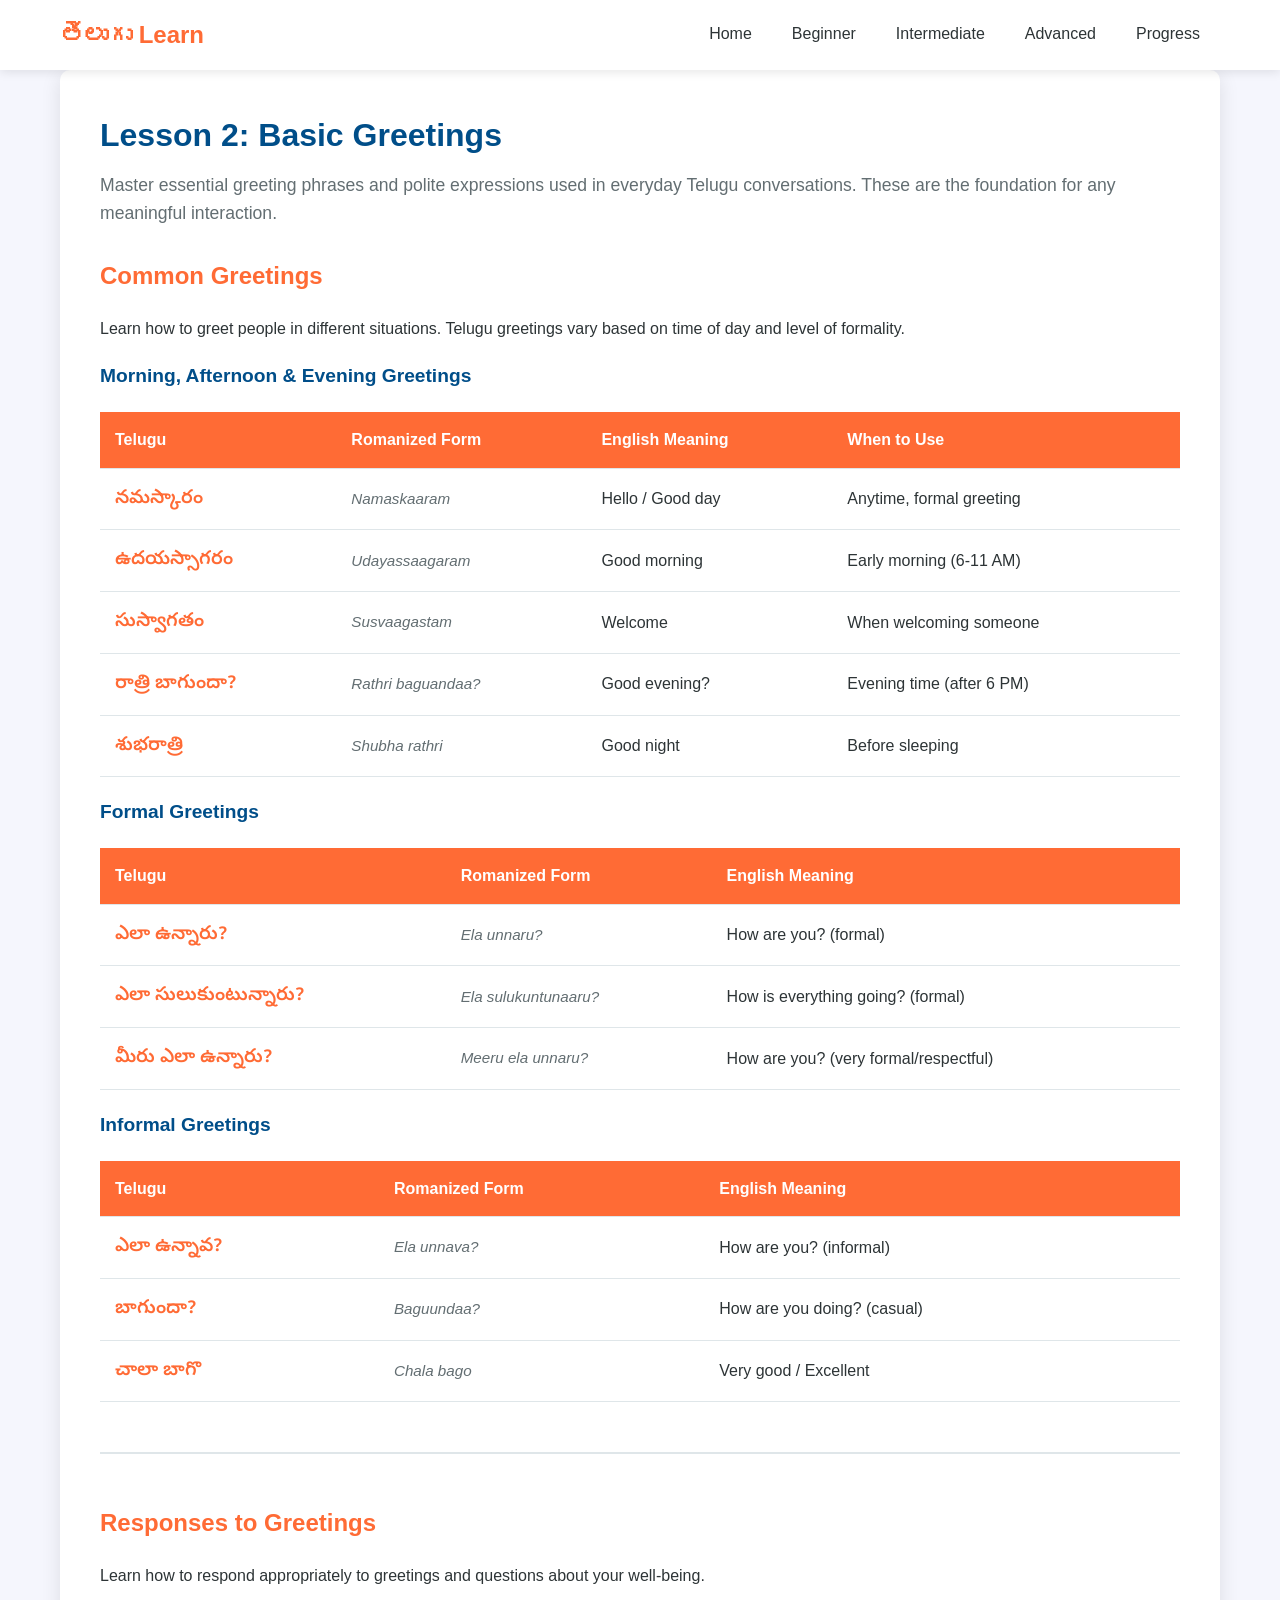
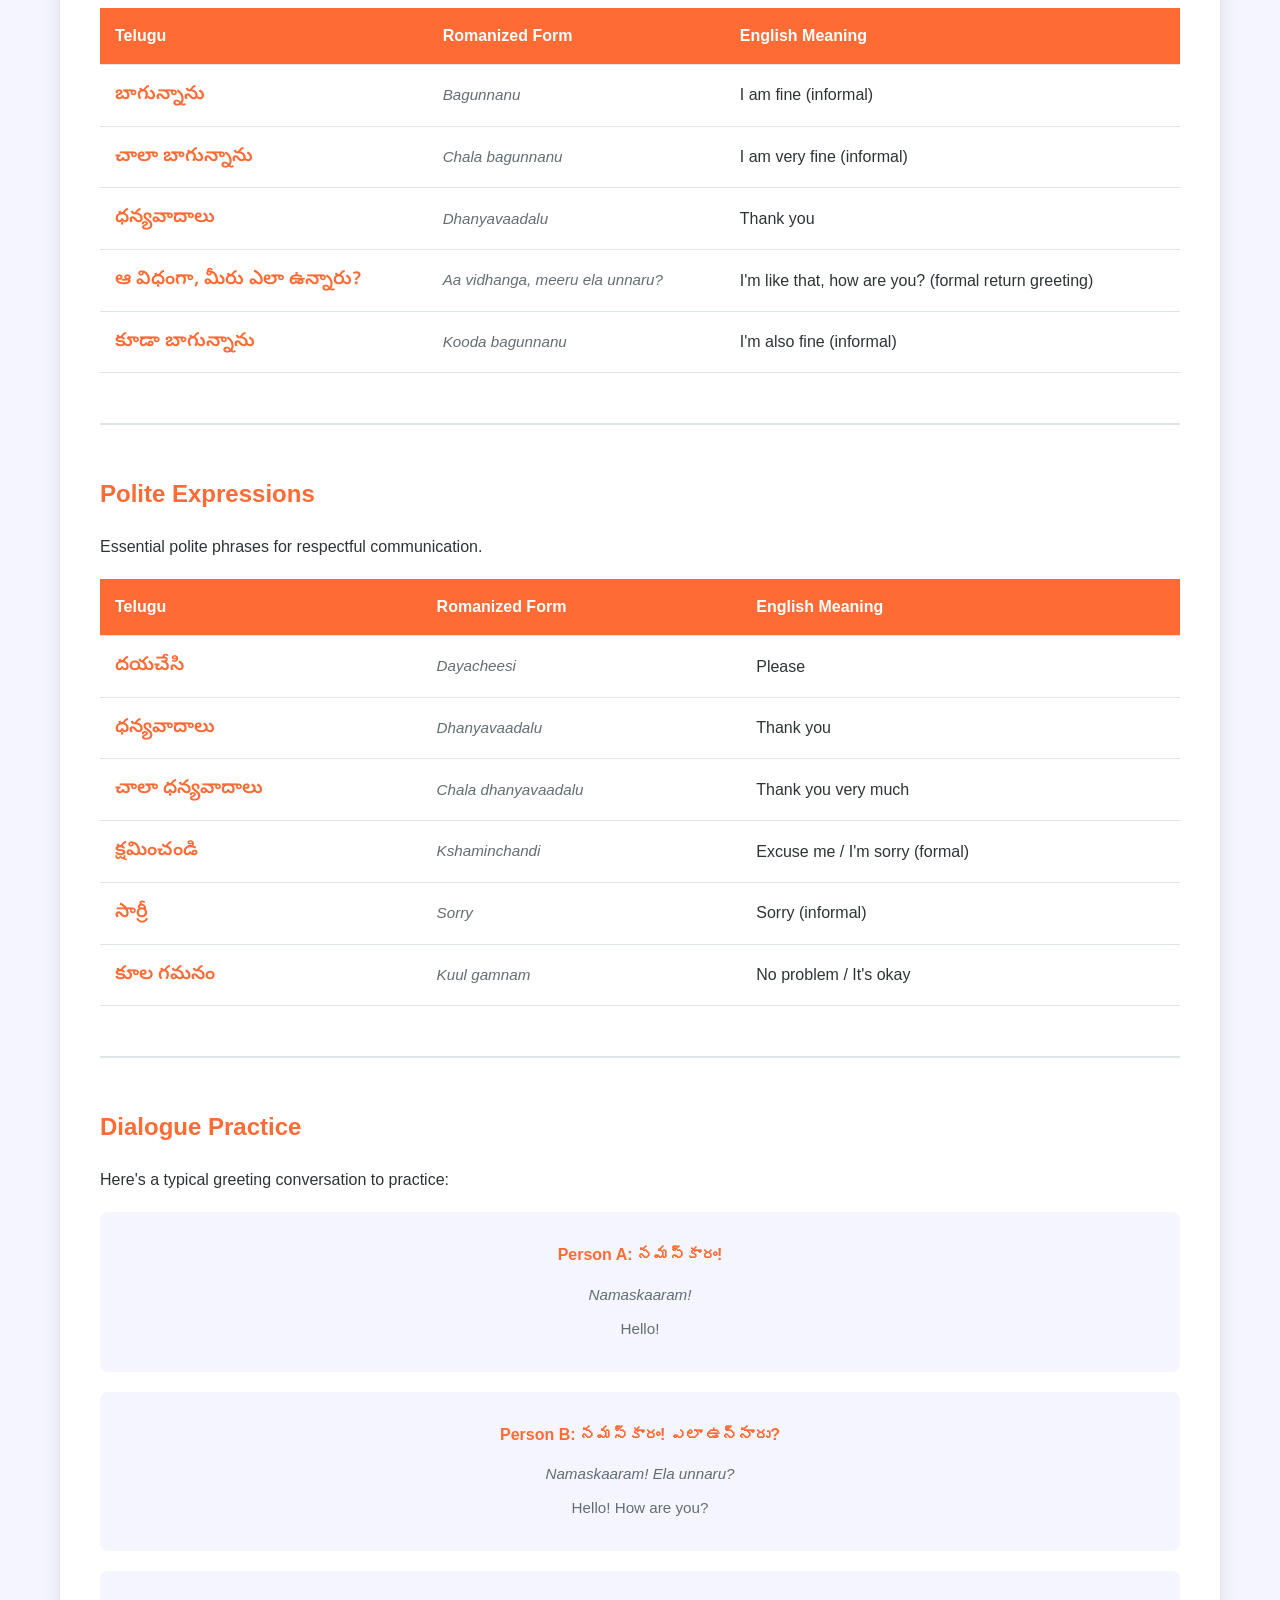
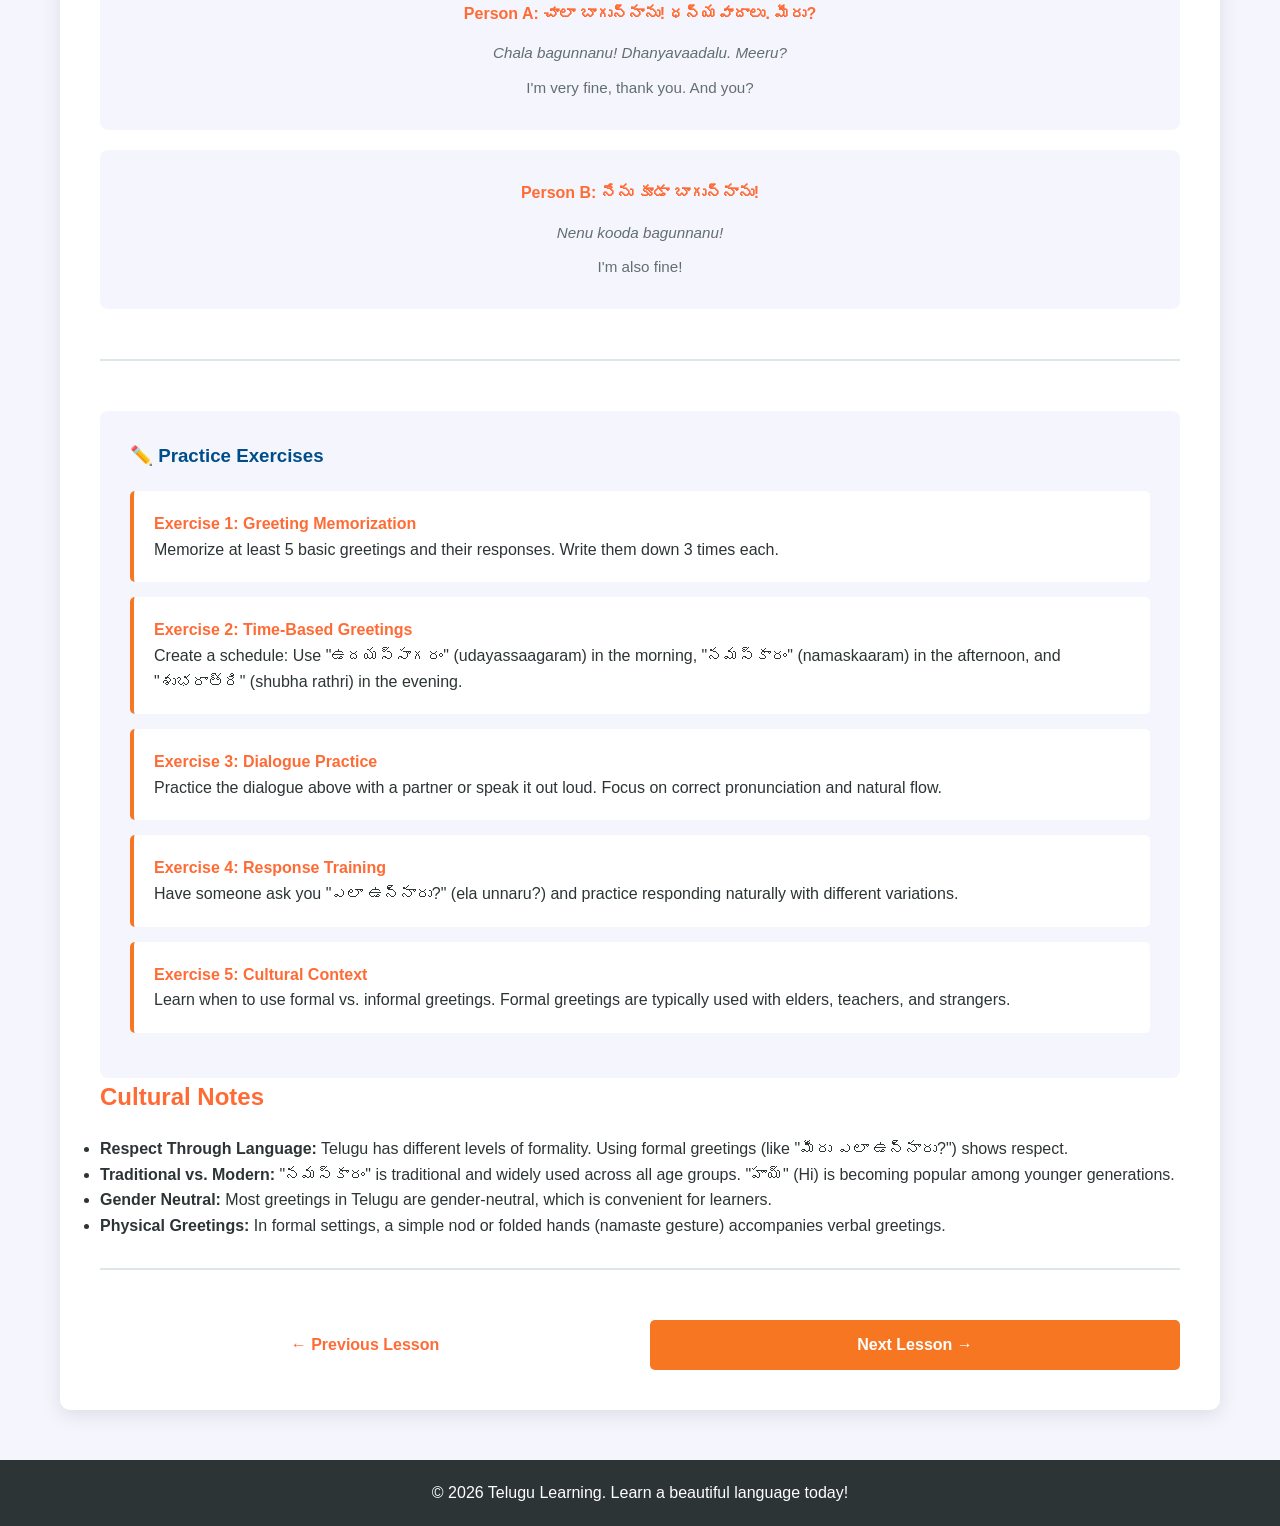
<file: pages/lessons/2-greetings.html>
<!DOCTYPE html>
<html lang="en">
<head>
    <meta charset="UTF-8">
    <meta name="viewport" content="width=device-width, initial-scale=1.0">
    <title>Lesson 2: Basic Greetings - Telugu Learning</title>
    <link rel="stylesheet" href="../../styles/main.css">
    <link rel="stylesheet" href="../../styles/navigation.css">
    <link rel="stylesheet" href="../../styles/lessons.css">
    <link href="https://fonts.googleapis.com/css2?family=Noto+Sans+Telugu:wght@400;700&display=swap" rel="stylesheet">
</head>
<body>
    <nav class="navbar">
        <div class="nav-container">
            <div class="logo">
                <h1>తెలుగు Learn</h1>
            </div>
            <ul class="nav-menu">
                <li><a href="../../index.html" class="nav-link">Home</a></li>
                <li><a href="../beginner.html" class="nav-link active">Beginner</a></li>
                <li><a href="../intermediate.html" class="nav-link">Intermediate</a></li>
                <li><a href="../advanced.html" class="nav-link">Advanced</a></li>
                <li><a href="../progress.html" class="nav-link">Progress</a></li>
            </ul>
        </div>
    </nav>

    <main class="container">
        <div class="lesson-content">
            <h1 class="lesson-title">Lesson 2: Basic Greetings</h1>
            <p>Master essential greeting phrases and polite expressions used in everyday Telugu conversations. These are the foundation for any meaningful interaction.</p>

            <div class="content-section">
                <h2>Common Greetings</h2>
                <p>Learn how to greet people in different situations. Telugu greetings vary based on time of day and level of formality.</p>

                <h3>Morning, Afternoon & Evening Greetings</h3>
                <table class="vocab-table">
                    <thead>
                        <tr>
                            <th>Telugu</th>
                            <th>Romanized Form</th>
                            <th>English Meaning</th>
                            <th>When to Use</th>
                        </tr>
                    </thead>
                    <tbody>
                        <tr>
                            <td class="vocab-telugu">నమస్కారం</td>
                            <td class="pronunciation-guide">Namaskaaram</td>
                            <td class="vocab-english">Hello / Good day</td>
                            <td>Anytime, formal greeting</td>
                        </tr>
                        <tr>
                            <td class="vocab-telugu">ఉదయస్సాగరం</td>
                            <td class="pronunciation-guide">Udayassaagaram</td>
                            <td class="vocab-english">Good morning</td>
                            <td>Early morning (6-11 AM)</td>
                        </tr>
                        <tr>
                            <td class="vocab-telugu">సుస్వాగతం</td>
                            <td class="pronunciation-guide">Susvaagastam</td>
                            <td class="vocab-english">Welcome</td>
                            <td>When welcoming someone</td>
                        </tr>
                        <tr>
                            <td class="vocab-telugu">రాత్రి బాగుందా?</td>
                            <td class="pronunciation-guide">Rathri baguandaa?</td>
                            <td class="vocab-english">Good evening?</td>
                            <td>Evening time (after 6 PM)</td>
                        </tr>
                        <tr>
                            <td class="vocab-telugu">శుభరాత్రి</td>
                            <td class="pronunciation-guide">Shubha rathri</td>
                            <td class="vocab-english">Good night</td>
                            <td>Before sleeping</td>
                        </tr>
                    </tbody>
                </table>

                <h3>Formal Greetings</h3>
                <table class="vocab-table">
                    <thead>
                        <tr>
                            <th>Telugu</th>
                            <th>Romanized Form</th>
                            <th>English Meaning</th>
                        </tr>
                    </thead>
                    <tbody>
                        <tr>
                            <td class="vocab-telugu">ఎలా ఉన్నారు?</td>
                            <td class="pronunciation-guide">Ela unnaru?</td>
                            <td class="vocab-english">How are you? (formal)</td>
                        </tr>
                        <tr>
                            <td class="vocab-telugu">ఎలా సులుకుంటున్నారు?</td>
                            <td class="pronunciation-guide">Ela sulukuntunaaru?</td>
                            <td class="vocab-english">How is everything going? (formal)</td>
                        </tr>
                        <tr>
                            <td class="vocab-telugu">మీరు ఎలా ఉన్నారు?</td>
                            <td class="pronunciation-guide">Meeru ela unnaru?</td>
                            <td class="vocab-english">How are you? (very formal/respectful)</td>
                        </tr>
                    </tbody>
                </table>

                <h3>Informal Greetings</h3>
                <table class="vocab-table">
                    <thead>
                        <tr>
                            <th>Telugu</th>
                            <th>Romanized Form</th>
                            <th>English Meaning</th>
                        </tr>
                    </thead>
                    <tbody>
                        <tr>
                            <td class="vocab-telugu">ఎలా ఉన్నావ?</td>
                            <td class="pronunciation-guide">Ela unnava?</td>
                            <td class="vocab-english">How are you? (informal)</td>
                        </tr>
                        <tr>
                            <td class="vocab-telugu">బాగుందా?</td>
                            <td class="pronunciation-guide">Baguundaa?</td>
                            <td class="vocab-english">How are you doing? (casual)</td>
                        </tr>
                        <tr>
                            <td class="vocab-telugu">చాలా బాగొ</td>
                            <td class="pronunciation-guide">Chala bago</td>
                            <td class="vocab-english">Very good / Excellent</td>
                        </tr>
                    </tbody>
                </table>
            </div>

            <div class="content-section">
                <h2>Responses to Greetings</h2>
                <p>Learn how to respond appropriately to greetings and questions about your well-being.</p>

                <table class="vocab-table">
                    <thead>
                        <tr>
                            <th>Telugu</th>
                            <th>Romanized Form</th>
                            <th>English Meaning</th>
                        </tr>
                    </thead>
                    <tbody>
                        <tr>
                            <td class="vocab-telugu">బాగున్నాను</td>
                            <td class="pronunciation-guide">Bagunnanu</td>
                            <td class="vocab-english">I am fine (informal)</td>
                        </tr>
                        <tr>
                            <td class="vocab-telugu">చాలా బాగున్నాను</td>
                            <td class="pronunciation-guide">Chala bagunnanu</td>
                            <td class="vocab-english">I am very fine (informal)</td>
                        </tr>
                        <tr>
                            <td class="vocab-telugu">ధన్యవాదాలు</td>
                            <td class="pronunciation-guide">Dhanyavaadalu</td>
                            <td class="vocab-english">Thank you</td>
                        </tr>
                        <tr>
                            <td class="vocab-telugu">ఆ విధంగా, మీరు ఎలా ఉన్నారు?</td>
                            <td class="pronunciation-guide">Aa vidhanga, meeru ela unnaru?</td>
                            <td class="vocab-english">I'm like that, how are you? (formal return greeting)</td>
                        </tr>
                        <tr>
                            <td class="vocab-telugu">కూడా బాగున్నాను</td>
                            <td class="pronunciation-guide">Kooda bagunnanu</td>
                            <td class="vocab-english">I'm also fine (informal)</td>
                        </tr>
                    </tbody>
                </table>
            </div>

            <div class="content-section">
                <h2>Polite Expressions</h2>
                <p>Essential polite phrases for respectful communication.</p>

                <table class="vocab-table">
                    <thead>
                        <tr>
                            <th>Telugu</th>
                            <th>Romanized Form</th>
                            <th>English Meaning</th>
                        </tr>
                    </thead>
                    <tbody>
                        <tr>
                            <td class="vocab-telugu">దయచేసి</td>
                            <td class="pronunciation-guide">Dayacheesi</td>
                            <td class="vocab-english">Please</td>
                        </tr>
                        <tr>
                            <td class="vocab-telugu">ధన్యవాదాలు</td>
                            <td class="pronunciation-guide">Dhanyavaadalu</td>
                            <td class="vocab-english">Thank you</td>
                        </tr>
                        <tr>
                            <td class="vocab-telugu">చాలా ధన్యవాదాలు</td>
                            <td class="pronunciation-guide">Chala dhanyavaadalu</td>
                            <td class="vocab-english">Thank you very much</td>
                        </tr>
                        <tr>
                            <td class="vocab-telugu">క్షమించండి</td>
                            <td class="pronunciation-guide">Kshaminchandi</td>
                            <td class="vocab-english">Excuse me / I'm sorry (formal)</td>
                        </tr>
                        <tr>
                            <td class="vocab-telugu">సార్రీ</td>
                            <td class="pronunciation-guide">Sorry</td>
                            <td class="vocab-english">Sorry (informal)</td>
                        </tr>
                        <tr>
                            <td class="vocab-telugu">కూల గమనం</td>
                            <td class="pronunciation-guide">Kuul gamnam</td>
                            <td class="vocab-english">No problem / It's okay</td>
                        </tr>
                    </tbody>
                </table>
            </div>

            <div class="content-section">
                <h2>Dialogue Practice</h2>
                <p>Here's a typical greeting conversation to practice:</p>

                <div class="character-block">
                    <strong style="color: var(--primary-color); display: block; margin-bottom: 15px;">Person A: నమస్కారం!</strong>
                    <div class="pronunciation-guide">Namaskaaram!</div>
                    <div style="font-size: 0.95rem; color: var(--text-light); margin-top: 10px;">Hello!</div>
                </div>

                <div class="character-block">
                    <strong style="color: var(--primary-color); display: block; margin-bottom: 15px;">Person B: నమస్కారం! ఎలా ఉన్నారు?</strong>
                    <div class="pronunciation-guide">Namaskaaram! Ela unnaru?</div>
                    <div style="font-size: 0.95rem; color: var(--text-light); margin-top: 10px;">Hello! How are you?</div>
                </div>

                <div class="character-block">
                    <strong style="color: var(--primary-color); display: block; margin-bottom: 15px;">Person A: చాలా బాగున్నాను! ధన్యవాదాలు. మీరు?</strong>
                    <div class="pronunciation-guide">Chala bagunnanu! Dhanyavaadalu. Meeru?</div>
                    <div style="font-size: 0.95rem; color: var(--text-light); margin-top: 10px;">I'm very fine, thank you. And you?</div>
                </div>

                <div class="character-block">
                    <strong style="color: var(--primary-color); display: block; margin-bottom: 15px;">Person B: నేను కూడా బాగున్నాను!</strong>
                    <div class="pronunciation-guide">Nenu kooda bagunnanu!</div>
                    <div style="font-size: 0.95rem; color: var(--text-light); margin-top: 10px;">I'm also fine!</div>
                </div>
            </div>

            <div class="practice-section">
                <h3>✏️ Practice Exercises</h3>

                <div class="practice-item">
                    <strong>Exercise 1: Greeting Memorization</strong>
                    <p>Memorize at least 5 basic greetings and their responses. Write them down 3 times each.</p>
                </div>

                <div class="practice-item">
                    <strong>Exercise 2: Time-Based Greetings</strong>
                    <p>Create a schedule: Use "ఉదయస్సాగరం" (udayassaagaram) in the morning, "నమస్కారం" (namaskaaram) in the afternoon, and "శుభరాత్రి" (shubha rathri) in the evening.</p>
                </div>

                <div class="practice-item">
                    <strong>Exercise 3: Dialogue Practice</strong>
                    <p>Practice the dialogue above with a partner or speak it out loud. Focus on correct pronunciation and natural flow.</p>
                </div>

                <div class="practice-item">
                    <strong>Exercise 4: Response Training</strong>
                    <p>Have someone ask you "ఎలా ఉన్నారు?" (ela unnaru?) and practice responding naturally with different variations.</p>
                </div>

                <div class="practice-item">
                    <strong>Exercise 5: Cultural Context</strong>
                    <p>Learn when to use formal vs. informal greetings. Formal greetings are typically used with elders, teachers, and strangers.</p>
                </div>
            </div>

            <div class="content-section">
                <h2>Cultural Notes</h2>
                <ul>
                    <li><strong>Respect Through Language:</strong> Telugu has different levels of formality. Using formal greetings (like "మీరు ఎలా ఉన్నారు?") shows respect.</li>
                    <li><strong>Traditional vs. Modern:</strong> "నమస్కారం" is traditional and widely used across all age groups. "హాయ్" (Hi) is becoming popular among younger generations.</li>
                    <li><strong>Gender Neutral:</strong> Most greetings in Telugu are gender-neutral, which is convenient for learners.</li>
                    <li><strong>Physical Greetings:</strong> In formal settings, a simple nod or folded hands (namaste gesture) accompanies verbal greetings.</li>
                </ul>
            </div>

            <div class="lesson-nav">
                <a href="1-alphabet.html" class="btn btn-secondary">← Previous Lesson</a>
                <a href="3-numbers.html" class="btn btn-primary">Next Lesson →</a>
            </div>
        </div>
    </main>

    <footer>
        <p>&copy; 2026 Telugu Learning. Learn a beautiful language today!</p>
    </footer>

    <script src="../../js/main.js"></script>
</body>
</html>
</file>
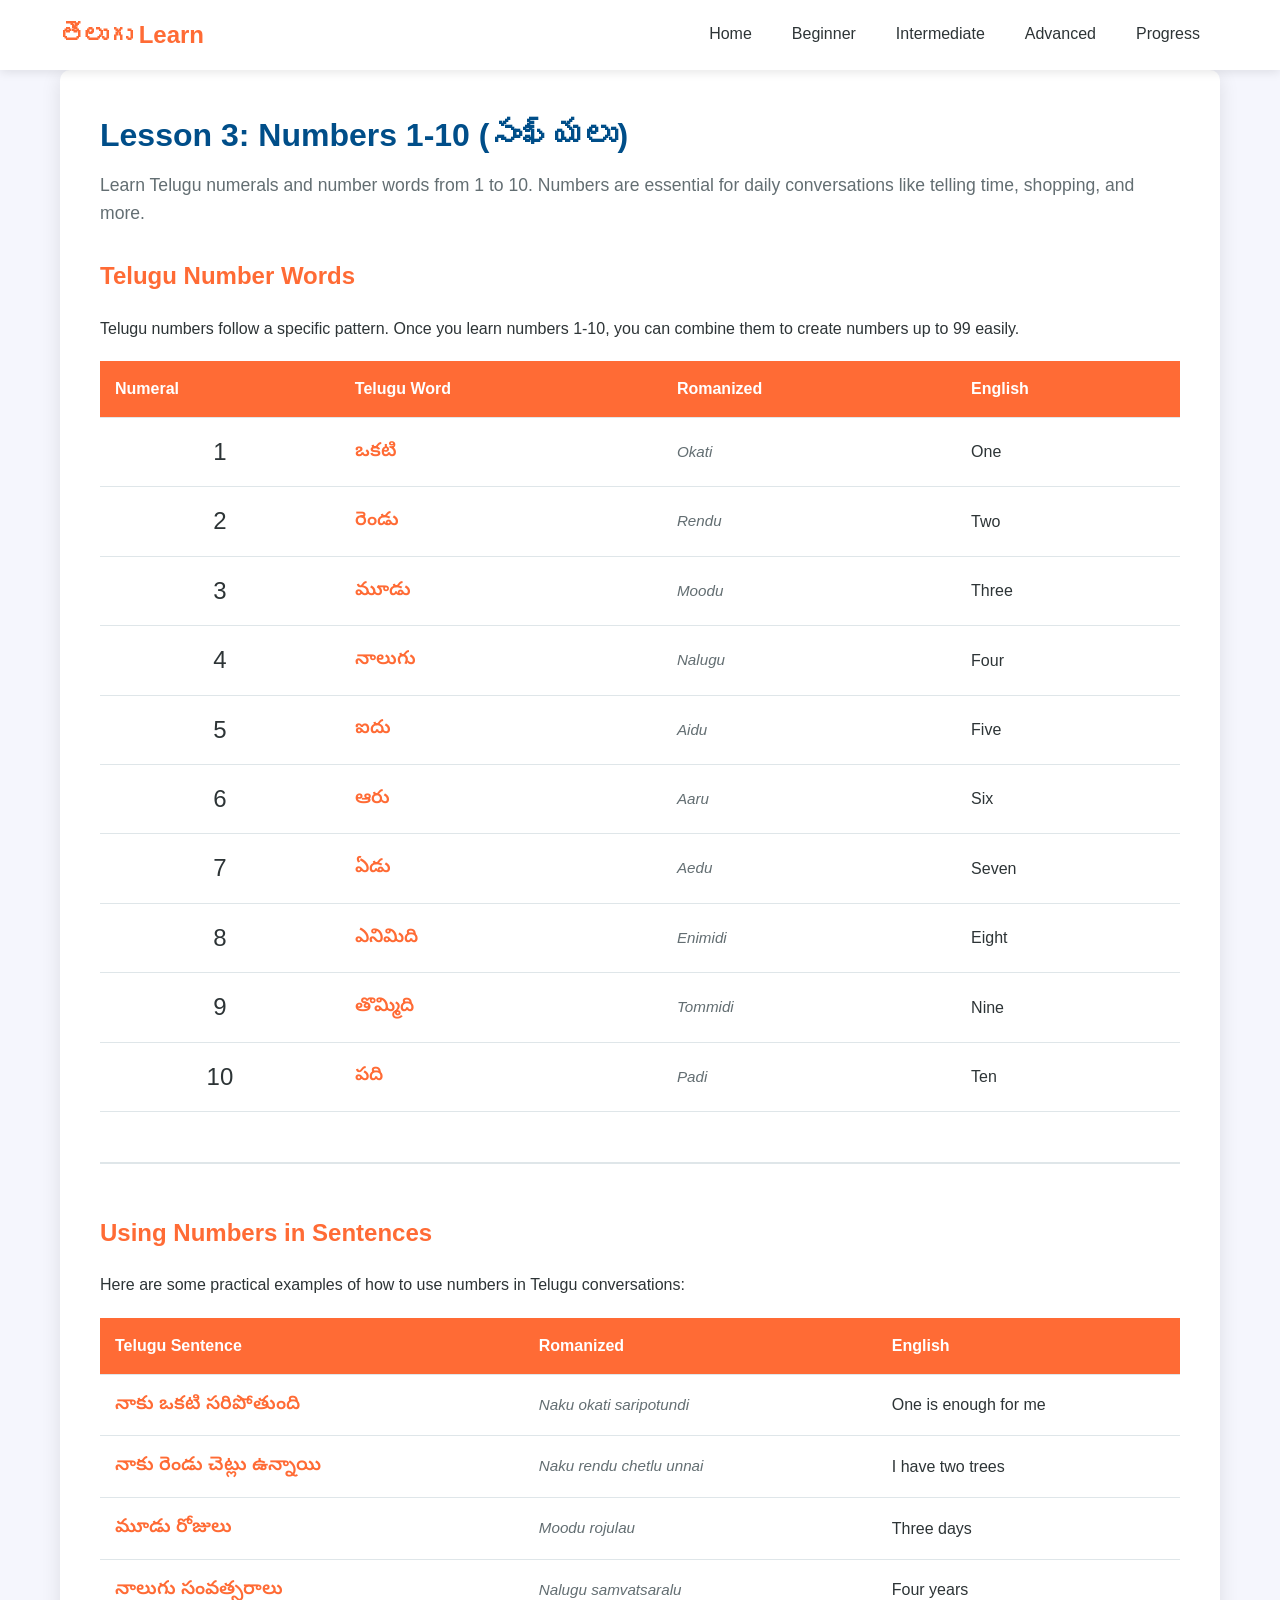
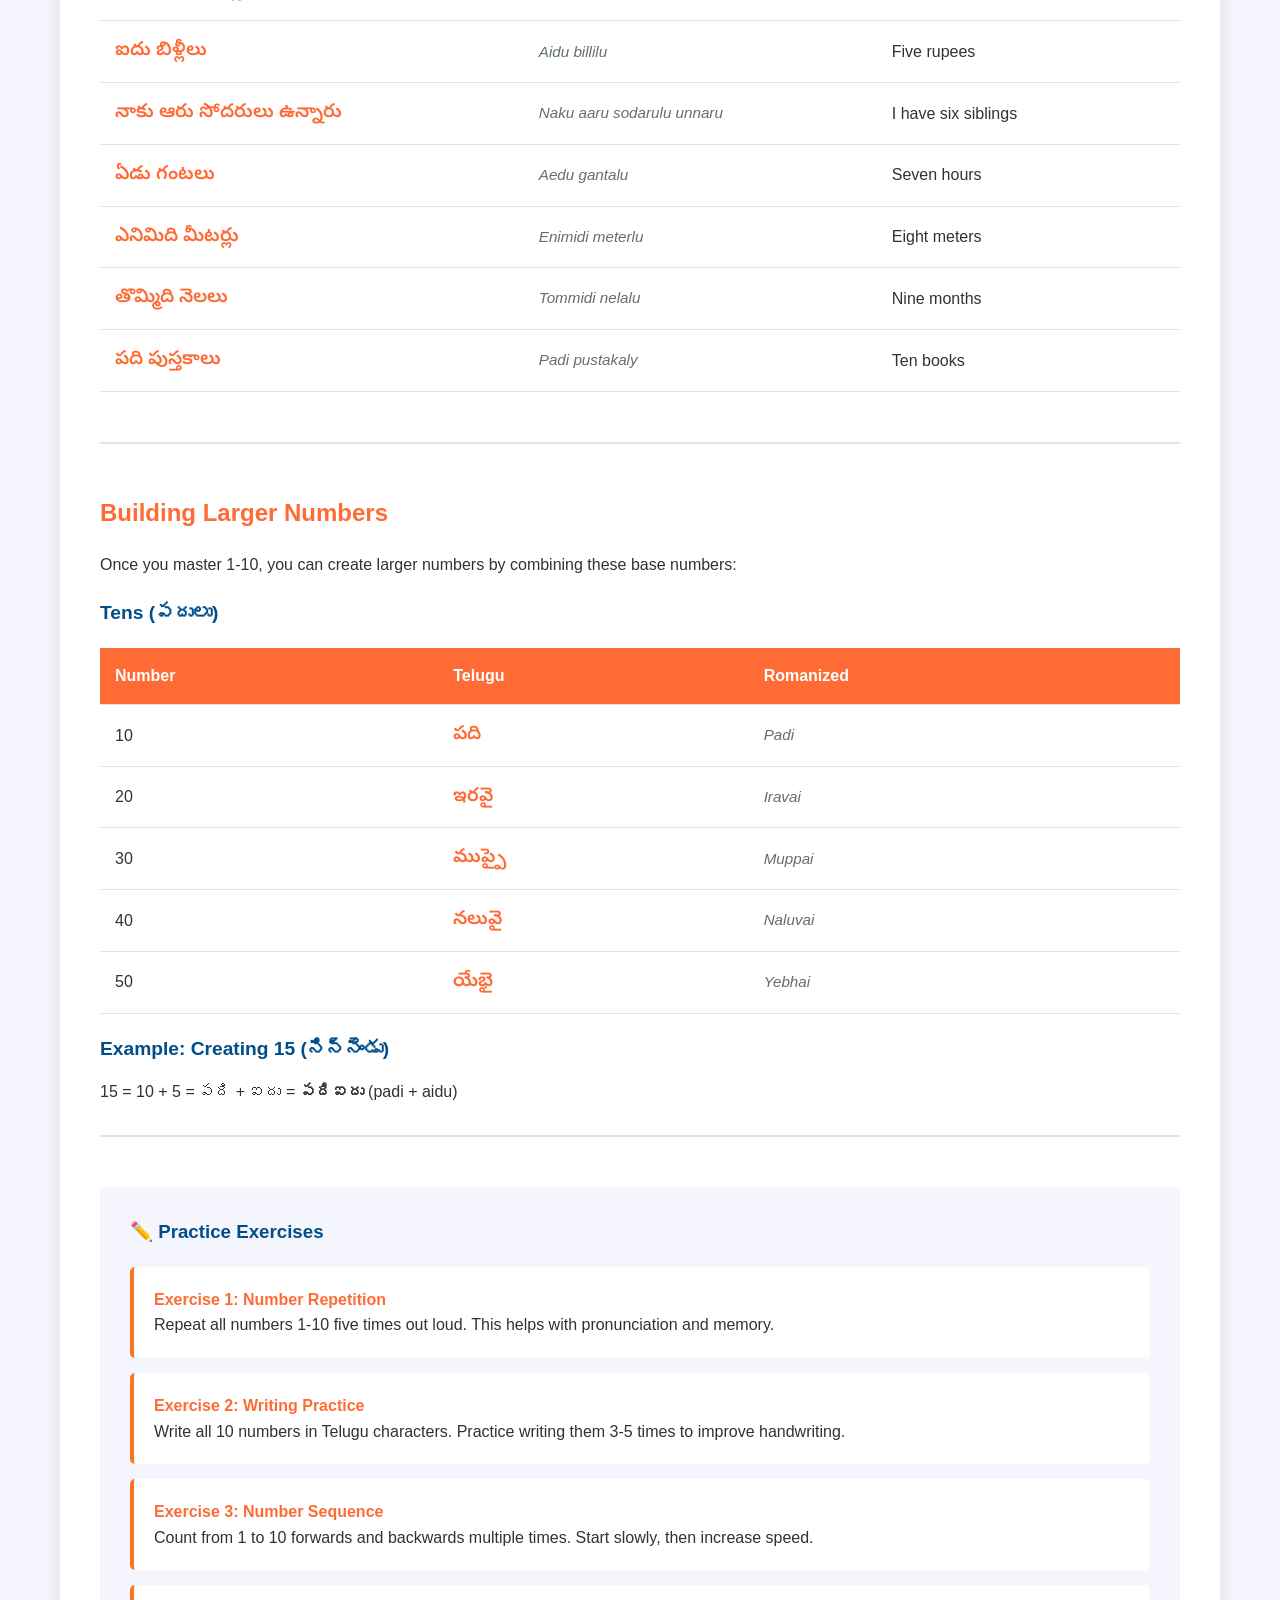
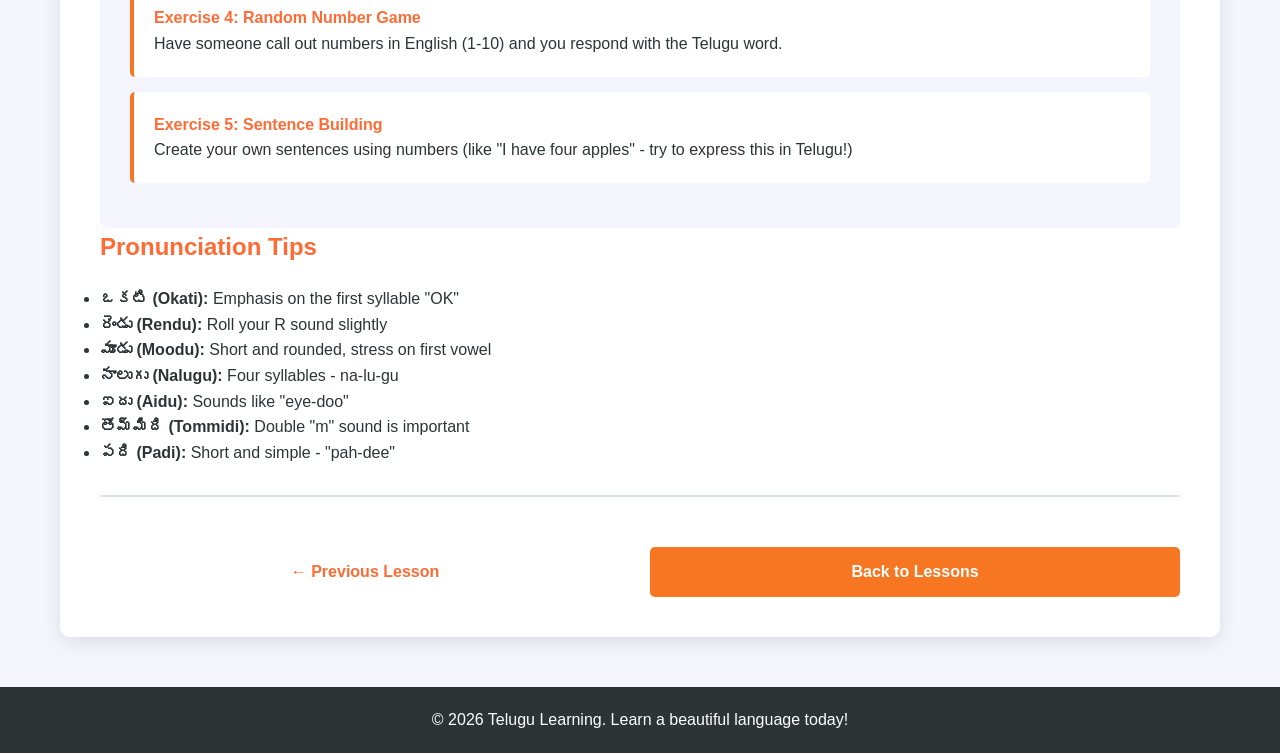
<file: pages/lessons/3-numbers.html>
<!DOCTYPE html>
<html lang="en">
<head>
    <meta charset="UTF-8">
    <meta name="viewport" content="width=device-width, initial-scale=1.0">
    <title>Lesson 3: Numbers 1-10 - Telugu Learning</title>
    <link rel="stylesheet" href="../../styles/main.css">
    <link rel="stylesheet" href="../../styles/navigation.css">
    <link rel="stylesheet" href="../../styles/lessons.css">
    <link href="https://fonts.googleapis.com/css2?family=Noto+Sans+Telugu:wght@400;700&display=swap" rel="stylesheet">
</head>
<body>
    <nav class="navbar">
        <div class="nav-container">
            <div class="logo">
                <h1>తెలుగు Learn</h1>
            </div>
            <ul class="nav-menu">
                <li><a href="../../index.html" class="nav-link">Home</a></li>
                <li><a href="../beginner.html" class="nav-link active">Beginner</a></li>
                <li><a href="../intermediate.html" class="nav-link">Intermediate</a></li>
                <li><a href="../advanced.html" class="nav-link">Advanced</a></li>
                <li><a href="../progress.html" class="nav-link">Progress</a></li>
            </ul>
        </div>
    </nav>

    <main class="container">
        <div class="lesson-content">
            <h1 class="lesson-title">Lesson 3: Numbers 1-10 (సంఖ్యలు)</h1>
            <p>Learn Telugu numerals and number words from 1 to 10. Numbers are essential for daily conversations like telling time, shopping, and more.</p>

            <div class="content-section">
                <h2>Telugu Number Words</h2>
                <p>Telugu numbers follow a specific pattern. Once you learn numbers 1-10, you can combine them to create numbers up to 99 easily.</p>

                <table class="vocab-table">
                    <thead>
                        <tr>
                            <th>Numeral</th>
                            <th>Telugu Word</th>
                            <th>Romanized</th>
                            <th>English</th>
                        </tr>
                    </thead>
                    <tbody>
                        <tr>
                            <td style="font-size: 1.5rem; text-align: center;">1</td>
                            <td class="vocab-telugu">ఒకటి</td>
                            <td class="pronunciation-guide">Okati</td>
                            <td class="vocab-english">One</td>
                        </tr>
                        <tr>
                            <td style="font-size: 1.5rem; text-align: center;">2</td>
                            <td class="vocab-telugu">రెండు</td>
                            <td class="pronunciation-guide">Rendu</td>
                            <td class="vocab-english">Two</td>
                        </tr>
                        <tr>
                            <td style="font-size: 1.5rem; text-align: center;">3</td>
                            <td class="vocab-telugu">మూడు</td>
                            <td class="pronunciation-guide">Moodu</td>
                            <td class="vocab-english">Three</td>
                        </tr>
                        <tr>
                            <td style="font-size: 1.5rem; text-align: center;">4</td>
                            <td class="vocab-telugu">నాలుగు</td>
                            <td class="pronunciation-guide">Nalugu</td>
                            <td class="vocab-english">Four</td>
                        </tr>
                        <tr>
                            <td style="font-size: 1.5rem; text-align: center;">5</td>
                            <td class="vocab-telugu">ఐదు</td>
                            <td class="pronunciation-guide">Aidu</td>
                            <td class="vocab-english">Five</td>
                        </tr>
                        <tr>
                            <td style="font-size: 1.5rem; text-align: center;">6</td>
                            <td class="vocab-telugu">ఆరు</td>
                            <td class="pronunciation-guide">Aaru</td>
                            <td class="vocab-english">Six</td>
                        </tr>
                        <tr>
                            <td style="font-size: 1.5rem; text-align: center;">7</td>
                            <td class="vocab-telugu">ఏడు</td>
                            <td class="pronunciation-guide">Aedu</td>
                            <td class="vocab-english">Seven</td>
                        </tr>
                        <tr>
                            <td style="font-size: 1.5rem; text-align: center;">8</td>
                            <td class="vocab-telugu">ఎనిమిది</td>
                            <td class="pronunciation-guide">Enimidi</td>
                            <td class="vocab-english">Eight</td>
                        </tr>
                        <tr>
                            <td style="font-size: 1.5rem; text-align: center;">9</td>
                            <td class="vocab-telugu">తొమ్మిది</td>
                            <td class="pronunciation-guide">Tommidi</td>
                            <td class="vocab-english">Nine</td>
                        </tr>
                        <tr>
                            <td style="font-size: 1.5rem; text-align: center;">10</td>
                            <td class="vocab-telugu">పది</td>
                            <td class="pronunciation-guide">Padi</td>
                            <td class="vocab-english">Ten</td>
                        </tr>
                    </tbody>
                </table>
            </div>

            <div class="content-section">
                <h2>Using Numbers in Sentences</h2>
                <p>Here are some practical examples of how to use numbers in Telugu conversations:</p>

                <table class="vocab-table">
                    <thead>
                        <tr>
                            <th>Telugu Sentence</th>
                            <th>Romanized</th>
                            <th>English</th>
                        </tr>
                    </thead>
                    <tbody>
                        <tr>
                            <td class="vocab-telugu">నాకు ఒకటి సరిపోతుంది</td>
                            <td class="pronunciation-guide">Naku okati saripotundi</td>
                            <td class="vocab-english">One is enough for me</td>
                        </tr>
                        <tr>
                            <td class="vocab-telugu">నాకు రెండు చెట్లు ఉన్నాయి</td>
                            <td class="pronunciation-guide">Naku rendu chetlu unnai</td>
                            <td class="vocab-english">I have two trees</td>
                        </tr>
                        <tr>
                            <td class="vocab-telugu">మూడు రోజులు</td>
                            <td class="pronunciation-guide">Moodu rojulau</td>
                            <td class="vocab-english">Three days</td>
                        </tr>
                        <tr>
                            <td class="vocab-telugu">నాలుగు సంవత్సరాలు</td>
                            <td class="pronunciation-guide">Nalugu samvatsaralu</td>
                            <td class="vocab-english">Four years</td>
                        </tr>
                        <tr>
                            <td class="vocab-telugu">ఐదు బిళ్లీలు</td>
                            <td class="pronunciation-guide">Aidu billilu</td>
                            <td class="vocab-english">Five rupees</td>
                        </tr>
                        <tr>
                            <td class="vocab-telugu">నాకు ఆరు సోదరులు ఉన్నారు</td>
                            <td class="pronunciation-guide">Naku aaru sodarulu unnaru</td>
                            <td class="vocab-english">I have six siblings</td>
                        </tr>
                        <tr>
                            <td class="vocab-telugu">ఏడు గంటలు</td>
                            <td class="pronunciation-guide">Aedu gantalu</td>
                            <td class="vocab-english">Seven hours</td>
                        </tr>
                        <tr>
                            <td class="vocab-telugu">ఎనిమిది మీటర్లు</td>
                            <td class="pronunciation-guide">Enimidi meterlu</td>
                            <td class="vocab-english">Eight meters</td>
                        </tr>
                        <tr>
                            <td class="vocab-telugu">తొమ్మిది నెలలు</td>
                            <td class="pronunciation-guide">Tommidi nelalu</td>
                            <td class="vocab-english">Nine months</td>
                        </tr>
                        <tr>
                            <td class="vocab-telugu">పది పుస్తకాలు</td>
                            <td class="pronunciation-guide">Padi pustakalу</td>
                            <td class="vocab-english">Ten books</td>
                        </tr>
                    </tbody>
                </table>
            </div>

            <div class="content-section">
                <h2>Building Larger Numbers</h2>
                <p>Once you master 1-10, you can create larger numbers by combining these base numbers:</p>

                <h3>Tens (పదులు)</h3>
                <table class="vocab-table">
                    <thead>
                        <tr>
                            <th>Number</th>
                            <th>Telugu</th>
                            <th>Romanized</th>
                        </tr>
                    </thead>
                    <tbody>
                        <tr>
                            <td>10</td>
                            <td class="vocab-telugu">పది</td>
                            <td class="pronunciation-guide">Padi</td>
                        </tr>
                        <tr>
                            <td>20</td>
                            <td class="vocab-telugu">ఇరవై</td>
                            <td class="pronunciation-guide">Iravai</td>
                        </tr>
                        <tr>
                            <td>30</td>
                            <td class="vocab-telugu">ముప్పై</td>
                            <td class="pronunciation-guide">Muppai</td>
                        </tr>
                        <tr>
                            <td>40</td>
                            <td class="vocab-telugu">నలువై</td>
                            <td class="pronunciation-guide">Naluvai</td>
                        </tr>
                        <tr>
                            <td>50</td>
                            <td class="vocab-telugu">యేభై</td>
                            <td class="pronunciation-guide">Yebhai</td>
                        </tr>
                    </tbody>
                </table>

                <h3>Example: Creating 15 (నిన్నెండు)</h3>
                <p>15 = 10 + 5 = పది + ఐదు = <strong>పదిఐదు</strong> (padi + aidu)</p>
            </div>

            <div class="practice-section">
                <h3>✏️ Practice Exercises</h3>

                <div class="practice-item">
                    <strong>Exercise 1: Number Repetition</strong>
                    <p>Repeat all numbers 1-10 five times out loud. This helps with pronunciation and memory.</p>
                </div>

                <div class="practice-item">
                    <strong>Exercise 2: Writing Practice</strong>
                    <p>Write all 10 numbers in Telugu characters. Practice writing them 3-5 times to improve handwriting.</p>
                </div>

                <div class="practice-item">
                    <strong>Exercise 3: Number Sequence</strong>
                    <p>Count from 1 to 10 forwards and backwards multiple times. Start slowly, then increase speed.</p>
                </div>

                <div class="practice-item">
                    <strong>Exercise 4: Random Number Game</strong>
                    <p>Have someone call out numbers in English (1-10) and you respond with the Telugu word.</p>
                </div>

                <div class="practice-item">
                    <strong>Exercise 5: Sentence Building</strong>
                    <p>Create your own sentences using numbers (like "I have four apples" - try to express this in Telugu!)</p>
                </div>
            </div>

            <div class="content-section">
                <h2>Pronunciation Tips</h2>
                <ul>
                    <li><strong>ఒకటి (Okati):</strong> Emphasis on the first syllable "OK"</li>
                    <li><strong>రెండు (Rendu):</strong> Roll your R sound slightly</li>
                    <li><strong>మూడు (Moodu):</strong> Short and rounded, stress on first vowel</li>
                    <li><strong>నాలుగు (Nalugu):</strong> Four syllables - na-lu-gu</li>
                    <li><strong>ఐదు (Aidu):</strong> Sounds like "eye-doo"</li>
                    <li><strong>తొమ్మిది (Tommidi):</strong> Double "m" sound is important</li>
                    <li><strong>పది (Padi):</strong> Short and simple - "pah-dee"</li>
                </ul>
            </div>

            <div class="lesson-nav">
                <a href="2-greetings.html" class="btn btn-secondary">← Previous Lesson</a>
                <a href="../beginner.html" class="btn btn-primary">Back to Lessons</a>
            </div>
        </div>
    </main>

    <footer>
        <p>&copy; 2026 Telugu Learning. Learn a beautiful language today!</p>
    </footer>

    <script src="../../js/main.js"></script>
</body>
</html>
</file>
<file: styles/main.css>
* {
    margin: 0;
    padding: 0;
    box-sizing: border-box;
}

:root {
    --primary-color: #FF6B35;
    --secondary-color: #004E89;
    --accent-color: #F77622;
    --text-dark: #2D3436;
    --text-light: #636E72;
    --bg-light: #F5F6FD;
    --bg-white: #FFFFFF;
    --border-color: #DFE6E9;
    --success-color: #00B894;
    --warning-color: #FDCB6E;
}

html {
    scroll-behavior: smooth;
}

body {
    font-family: 'Segoe UI', Tahoma, Geneva, Verdana, sans-serif;
    line-height: 1.6;
    color: var(--text-dark);
    background-color: var(--bg-light);
}

.container {
    max-width: 1200px;
    margin: 0 auto;
    padding: 0 20px;
}

.hero {
    background: linear-gradient(135deg, var(--primary-color), var(--secondary-color));
    color: white;
    padding: 100px 20px;
    text-align: center;
}

.hero-content h2 {
    font-size: 2.5rem;
    margin-bottom: 20px;
}

.hero-content p {
    font-size: 1.2rem;
    margin-bottom: 30px;
    opacity: 0.95;
}

.btn {
    padding: 12px 30px;
    border: none;
    border-radius: 5px;
    font-size: 1rem;
    cursor: pointer;
    text-decoration: none;
    display: inline-block;
    transition: all 0.3s ease;
    font-weight: 600;
}

.btn-primary {
    background-color: var(--accent-color);
    color: white;
}

.btn-primary:hover {
    background-color: #E55A0C;
    transform: translateY(-2px);
    box-shadow: 0 8px 20px rgba(255, 107, 53, 0.3);
}

.btn-secondary {
    background-color: white;
    color: var(--primary-color);
}

.btn-secondary:hover {
    background-color: var(--bg-light);
}

.features {
    padding: 80px 20px;
    text-align: center;
}

.features h3 {
    font-size: 2rem;
    margin-bottom: 50px;
    color: var(--secondary-color);
}

.features-grid {
    display: grid;
    grid-template-columns: repeat(auto-fit, minmax(250px, 1fr));
    gap: 30px;
    max-width: 1200px;
    margin: 0 auto;
}

.feature-card {
    background: white;
    padding: 30px;
    border-radius: 10px;
    box-shadow: 0 4px 15px rgba(0, 0, 0, 0.1);
    transition: transform 0.3s ease, box-shadow 0.3s ease;
}

.feature-card:hover {
    transform: translateY(-10px);
    box-shadow: 0 12px 25px rgba(0, 0, 0, 0.15);
}

.feature-card h4 {
    color: var(--primary-color);
    margin-bottom: 15px;
    font-size: 1.3rem;
}

.feature-card p {
    color: var(--text-light);
}

.quick-links {
    background: var(--secondary-color);
    color: white;
    padding: 80px 20px;
    text-align: center;
}

.quick-links h3 {
    font-size: 2rem;
    margin-bottom: 50px;
}

.links-grid {
    display: grid;
    grid-template-columns: repeat(auto-fit, minmax(250px, 1fr));
    gap: 20px;
    max-width: 1200px;
    margin: 0 auto;
}

.quick-link {
    background: white;
    color: var(--secondary-color);
    padding: 25px;
    text-decoration: none;
    border-radius: 8px;
    font-weight: 600;
    transition: all 0.3s ease;
}

.quick-link:hover {
    background: var(--accent-color);
    color: white;
    transform: scale(1.05);
}

footer {
    background: var(--text-dark);
    color: white;
    text-align: center;
    padding: 20px;
    margin-top: 50px;
}

@media (max-width: 768px) {
    .hero-content h2 {
        font-size: 1.8rem;
    }

    .hero-content p {
        font-size: 1rem;
    }

    .features h3,
    .quick-links h3 {
        font-size: 1.5rem;
    }
}
</file>
<file: styles/navigation.css>
/* Navigation Bar */
.navbar {
    background: white;
    box-shadow: 0 2px 10px rgba(0, 0, 0, 0.1);
    position: sticky;
    top: 0;
    z-index: 100;
}

.nav-container {
    max-width: 1200px;
    margin: 0 auto;
    padding: 0 20px;
    display: flex;
    justify-content: space-between;
    align-items: center;
    height: 70px;
}

.logo h1 {
    color: var(--primary-color);
    font-size: 1.5rem;
}

.nav-menu {
    display: flex;
    list-style: none;
    gap: 0;
}

.nav-link {
    display: block;
    padding: 25px 20px;
    color: var(--text-dark);
    text-decoration: none;
    transition: all 0.3s ease;
    border-bottom: 3px solid transparent;
}

.nav-link:hover,
.nav-link.active {
    color: var(--primary-color);
    border-bottom-color: var(--primary-color);
}

@media (max-width: 768px) {
    .nav-container {
        flex-direction: column;
        height: auto;
        padding: 10px 20px;
    }

    .nav-menu {
        flex-wrap: wrap;
        justify-content: center;
        gap: 5px;
        width: 100%;
    }

    .nav-link {
        padding: 10px 15px;
    }
}
</file>
<file: styles/lessons.css>
/* Lesson Page Styles */
.lesson-header {
    background: linear-gradient(135deg, var(--primary-color), var(--secondary-color));
    color: white;
    padding: 60px 20px;
    text-align: center;
    margin-bottom: 50px;
}

.lesson-header h1 {
    font-size: 2.5rem;
    margin-bottom: 15px;
}

.lesson-header p {
    font-size: 1.1rem;
    opacity: 0.95;
}

.lessons-grid {
    display: grid;
    grid-template-columns: repeat(auto-fill, minmax(300px, 1fr));
    gap: 30px;
    margin-bottom: 80px;
}

.lesson-card {
    background: white;
    border-radius: 10px;
    overflow: hidden;
    box-shadow: 0 5px 20px rgba(0, 0, 0, 0.1);
    transition: all 0.3s ease;
    display: flex;
    flex-direction: column;
}

.lesson-card:hover {
    transform: translateY(-15px);
    box-shadow: 0 15px 40px rgba(0, 0, 0, 0.2);
}

.lesson-number {
    background: var(--primary-color);
    color: white;
    font-size: 2.5rem;
    font-weight: bold;
    text-align: center;
    padding: 20px;
    min-height: 100px;
    display: flex;
    align-items: center;
    justify-content: center;
}

.lesson-card h3 {
    padding: 20px 20px 10px;
    color: var(--secondary-color);
    font-size: 1.3rem;
}

.lesson-card p {
    padding: 0 20px;
    color: var(--text-light);
    flex-grow: 1;
}

.lesson-meta {
    display: flex;
    justify-content: space-between;
    padding: 15px 20px;
    border-top: 1px solid var(--border-color);
    border-bottom: 1px solid var(--border-color);
    font-size: 0.9rem;
    color: var(--text-light);
}

.lesson-card .btn {
    width: calc(100% - 40px);
    margin: 20px;
    text-align: center;
}

.lesson-content {
    background: white;
    padding: 40px;
    border-radius: 10px;
    margin-bottom: 50px;
    box-shadow: 0 5px 20px rgba(0, 0, 0, 0.1);
}

.lesson-title {
    color: var(--secondary-color);
    margin-bottom: 10px;
    font-size: 2rem;
}

.lesson-content > p:first-of-type {
    color: var(--text-light);
    font-size: 1.1rem;
    margin-bottom: 30px;
}

.content-section {
    margin-bottom: 50px;
    padding-bottom: 30px;
    border-bottom: 2px solid var(--border-color);
}

.content-section:last-child {
    border-bottom: none;
}

.content-section h2 {
    color: var(--primary-color);
    font-size: 1.5rem;
    margin-bottom: 20px;
}

.content-section h3 {
    color: var(--secondary-color);
    font-size: 1.2rem;
    margin-top: 20px;
    margin-bottom: 15px;
}

.character-block {
    background: var(--bg-light);
    padding: 30px;
    border-radius: 8px;
    margin: 20px 0;
    text-align: center;
}

.character {
    font-size: 4rem;
    color: var(--primary-color);
    font-weight: bold;
    margin-bottom: 15px;
    font-family: 'Noto Sans Telugu', serif;
}

.character-name {
    font-size: 1.1rem;
    color: var(--text-dark);
    font-weight: 600;
    margin-bottom: 10px;
}

.character-meaning {
    color: var(--text-light);
    margin-bottom: 15px;
}

.pronunciation {
    background: white;
    padding: 10px 15px;
    border-left: 4px solid var(--primary-color);
    color: var(--text-dark);
    font-style: italic;
}

.vocab-table {
    width: 100%;
    border-collapse: collapse;
    margin: 20px 0;
    background: white;
}

.vocab-table thead {
    background: var(--primary-color);
    color: white;
}

.vocab-table th,
.vocab-table td {
    padding: 15px;
    text-align: left;
    border-bottom: 1px solid var(--border-color);
}

.vocab-table tr:hover {
    background: var(--bg-light);
}

.vocab-telugu {
    font-family: 'Noto Sans Telugu', serif;
    font-size: 1.2rem;
    color: var(--primary-color);
    font-weight: 600;
}

.vocab-english {
    color: var(--text-dark);
}

.pronunciation-guide {
    color: var(--text-light);
    font-size: 0.95rem;
    font-style: italic;
}

.audio-btn {
    background: var(--success-color);
    color: white;
    border: none;
    padding: 8px 15px;
    border-radius: 5px;
    cursor: pointer;
    font-size: 0.9rem;
    transition: all 0.3s ease;
}

.audio-btn:hover {
    background: #00A070;
    transform: scale(1.05);
}

.practice-section {
    background: var(--bg-light);
    padding: 30px;
    border-radius: 8px;
    margin-top: 30px;
}

.practice-section h3 {
    color: var(--secondary-color);
    margin-bottom: 20px;
}

.practice-item {
    background: white;
    padding: 20px;
    margin: 15px 0;
    border-radius: 5px;
    border-left: 4px solid var(--accent-color);
}

.practice-item strong {
    color: var(--primary-color);
}

.lesson-nav {
    display: flex;
    justify-content: space-between;
    gap: 20px;
    margin-top: 40px;
}

.lesson-nav .btn {
    flex: 1;
    text-align: center;
}

.nav-placeholder {
    opacity: 0.3;
    cursor: not-allowed;
}

.learning-tips {
    background: white;
    padding: 60px 20px;
    margin-bottom: 50px;
    border-radius: 10px;
}

.learning-tips h2 {
    color: var(--secondary-color);
    text-align: center;
    margin-bottom: 40px;
    font-size: 2rem;
}

.tips-grid {
    display: grid;
    grid-template-columns: repeat(auto-fit, minmax(250px, 1fr));
    gap: 30px;
    max-width: 1200px;
    margin: 0 auto;
}

.tip {
    background: var(--bg-light);
    padding: 25px;
    border-radius: 8px;
    border-left: 4px solid var(--primary-color);
}

.tip h4 {
    color: var(--primary-color);
    margin-bottom: 10px;
    font-size: 1.1rem;
}

.tip p {
    color: var(--text-light);
}

@media (max-width: 768px) {
    .lesson-content {
        padding: 20px;
    }

    .lesson-title {
        font-size: 1.5rem;
    }

    .character {
        font-size: 3rem;
    }

    .lesson-nav {
        flex-direction: column;
    }

    .vocab-table th,
    .vocab-table td {
        padding: 10px;
        font-size: 0.9rem;
    }
}
</file>
<file: styles/progress.css>
/* Progress Dashboard Styles */
.progress-dashboard {
    background: white;
    padding: 40px;
    border-radius: 10px;
    margin-bottom: 50px;
    box-shadow: 0 5px 20px rgba(0, 0, 0, 0.1);
}

.stats-grid {
    display: grid;
    grid-template-columns: repeat(auto-fit, minmax(200px, 1fr));
    gap: 30px;
}

.stat-card {
    text-align: center;
    padding: 30px;
    background: linear-gradient(135deg, var(--primary-color), var(--accent-color));
    color: white;
    border-radius: 8px;
    transition: transform 0.3s ease;
}

.stat-card:hover {
    transform: translateY(-5px);
}

.stat-number {
    font-size: 2.5rem;
    font-weight: bold;
    margin-bottom: 10px;
}

.stat-label {
    font-size: 0.95rem;
    opacity: 0.95;
}

.progress-item {
    background: var(--bg-light);
    padding: 20px;
    border-radius: 8px;
    margin-bottom: 20px;
}

.progress-header {
    display: flex;
    justify-content: space-between;
    align-items: center;
    margin-bottom: 12px;
}

.progress-title {
    font-weight: 600;
    color: var(--secondary-color);
    font-size: 1rem;
}

.progress-percentage {
    font-weight: bold;
    color: var(--primary-color);
    font-size: 0.95rem;
}

.progress-bar {
    background: white;
    height: 12px;
    border-radius: 10px;
    overflow: hidden;
    border: 1px solid var(--border-color);
}

.progress-fill {
    background: linear-gradient(90deg, var(--primary-color), var(--accent-color));
    height: 100%;
    border-radius: 10px;
    transition: width 0.5s ease;
}

.achievements-grid {
    display: grid;
    grid-template-columns: repeat(auto-fit, minmax(150px, 1fr));
    gap: 20px;
}

.achievement-badge {
    background: white;
    padding: 30px 20px;
    border-radius: 10px;
    text-align: center;
    border: 2px solid var(--border-color);
    transition: all 0.3s ease;
    opacity: 0.6;
    filter: grayscale(100%);
}

.achievement-badge.unlocked {
    border-color: var(--primary-color);
    opacity: 1;
    filter: grayscale(0%);
    box-shadow: 0 5px 20px rgba(255, 107, 53, 0.2);
}

.achievement-badge:hover {
    transform: translateY(-10px);
}

.badge-icon {
    font-size: 3rem;
    margin-bottom: 10px;
}

.badge-title {
    font-weight: 600;
    color: var(--secondary-color);
    margin-bottom: 5px;
    font-size: 0.95rem;
}

.badge-desc {
    font-size: 0.85rem;
    color: var(--text-light);
}

.recommendation {
    background: var(--bg-light);
    padding: 25px;
    border-radius: 8px;
    margin-bottom: 20px;
    display: flex;
    gap: 20px;
    border-left: 4px solid var(--primary-color);
}

.rec-icon {
    font-size: 2rem;
    min-width: 50px;
    text-align: center;
}

.rec-content h4 {
    color: var(--secondary-color);
    margin-bottom: 8px;
    font-size: 1.05rem;
}

.rec-content p {
    color: var(--text-light);
    font-size: 0.95rem;
}

@media (max-width: 768px) {
    .stats-grid {
        grid-template-columns: repeat(2, 1fr);
        gap: 15px;
    }

    .stat-card {
        padding: 20px;
    }

    .stat-number {
        font-size: 2rem;
    }

    .achievements-grid {
        grid-template-columns: repeat(2, 1fr);
        gap: 15px;
    }

    .achievement-badge {
        padding: 20px 15px;
    }

    .badge-icon {
        font-size: 2rem;
    }

    .recommendation {
        flex-direction: column;
        gap: 15px;
    }

    .rec-icon {
        text-align: left;
    }
}

@media (max-width: 480px) {
    .stats-grid {
        grid-template-columns: 1fr;
    }

    .achievements-grid {
        grid-template-columns: 1fr;
    }
}
</file>
